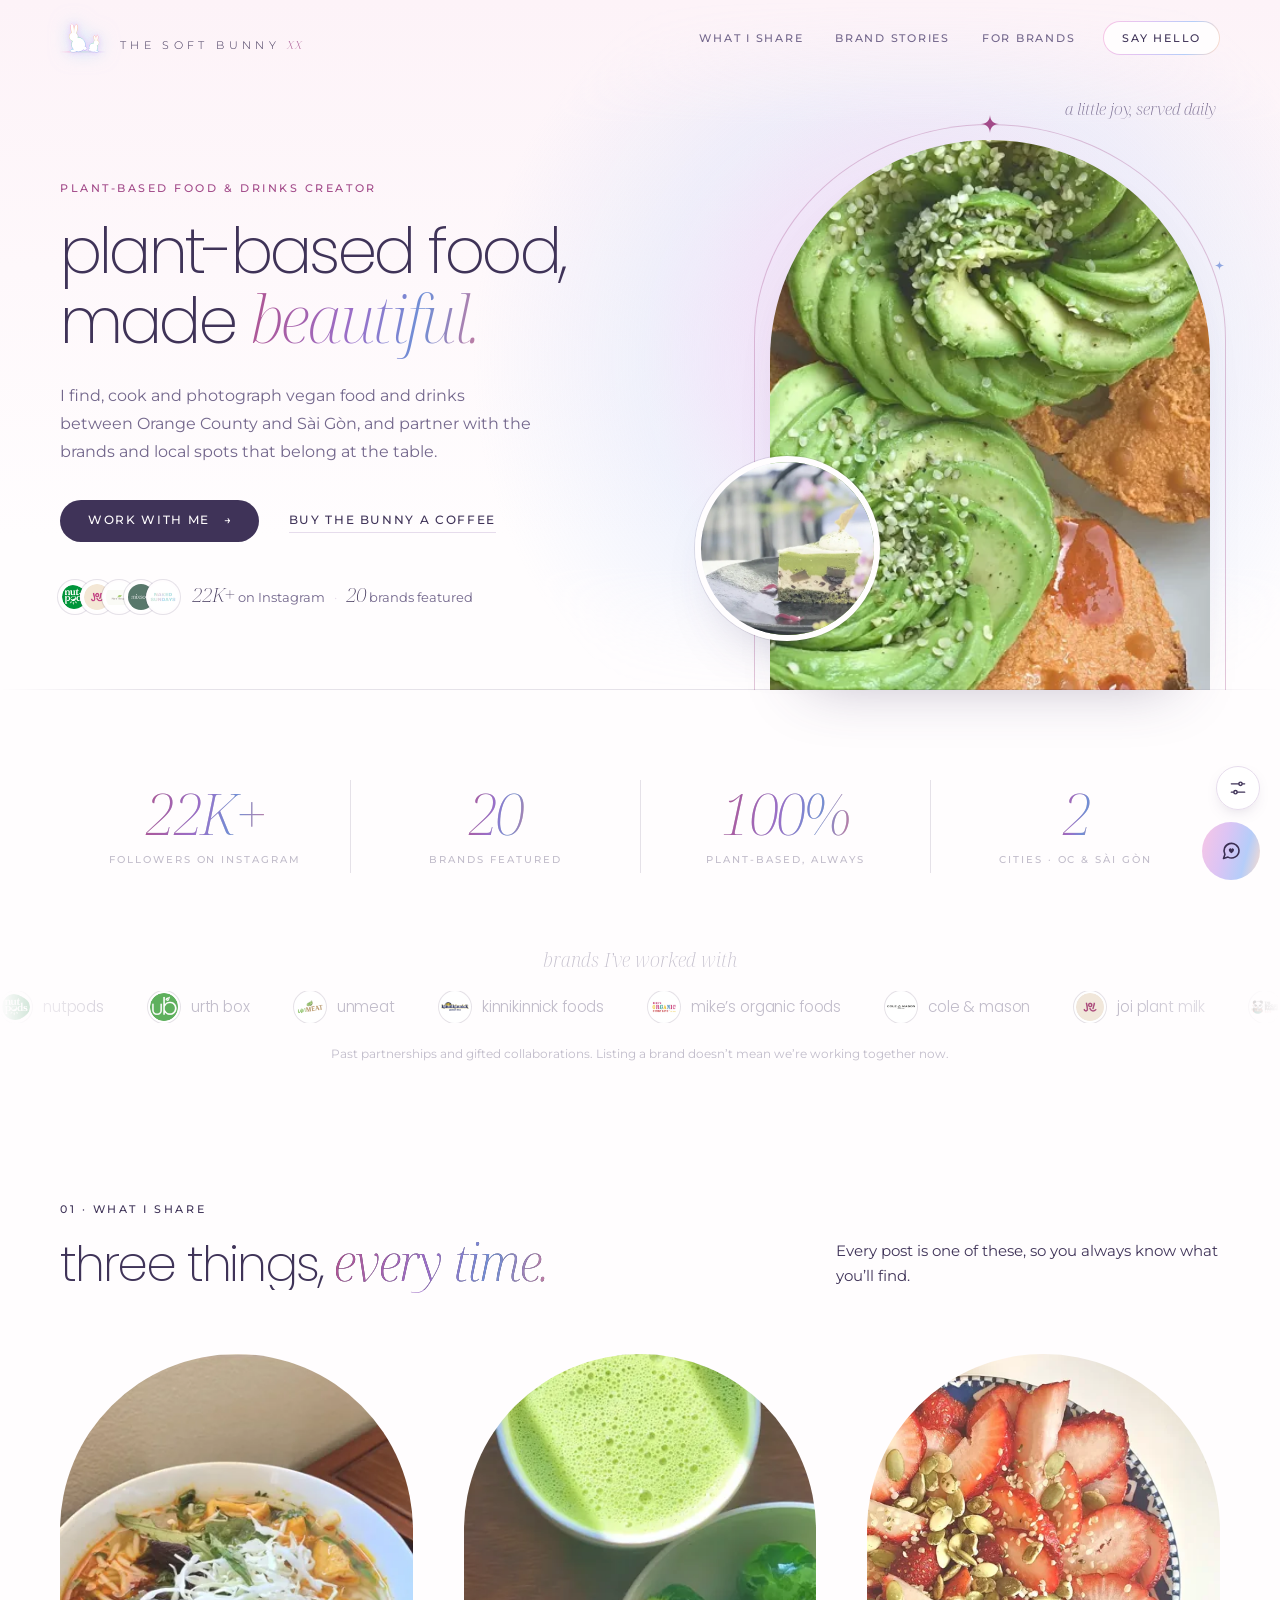
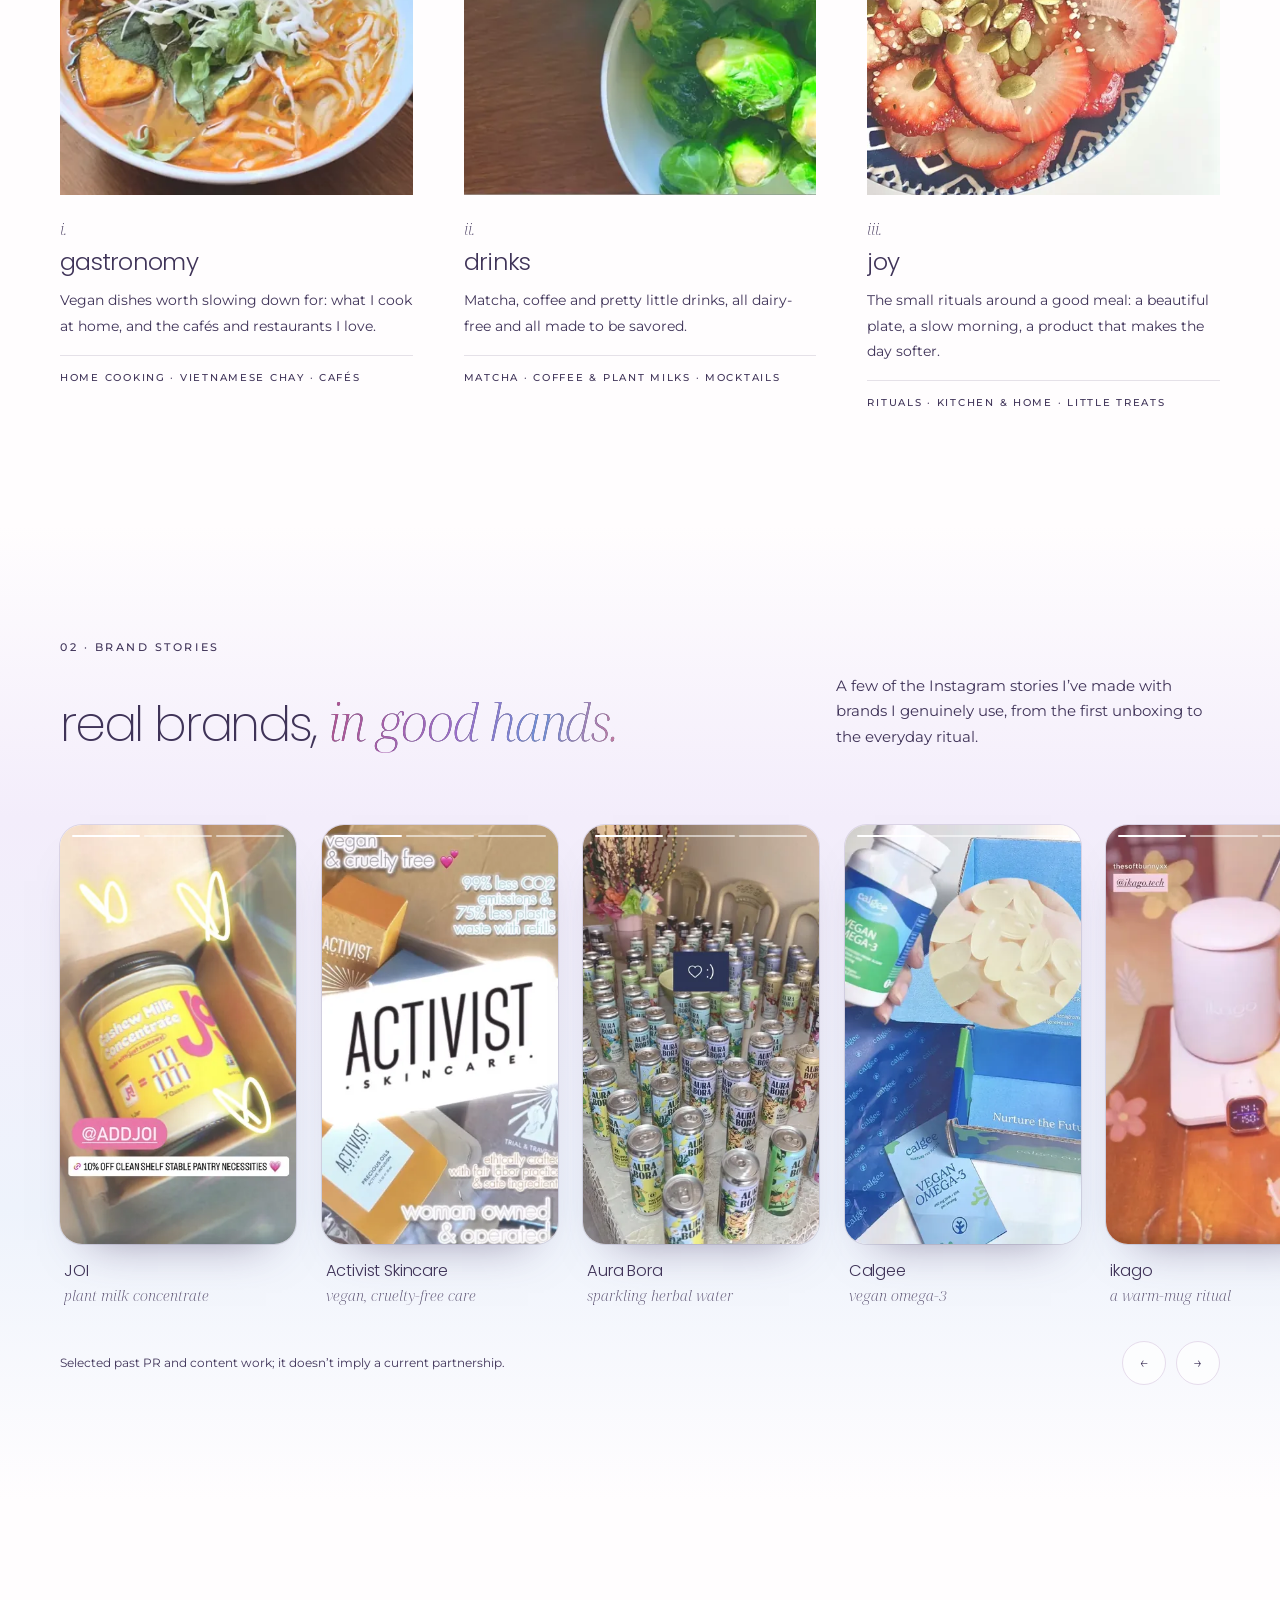
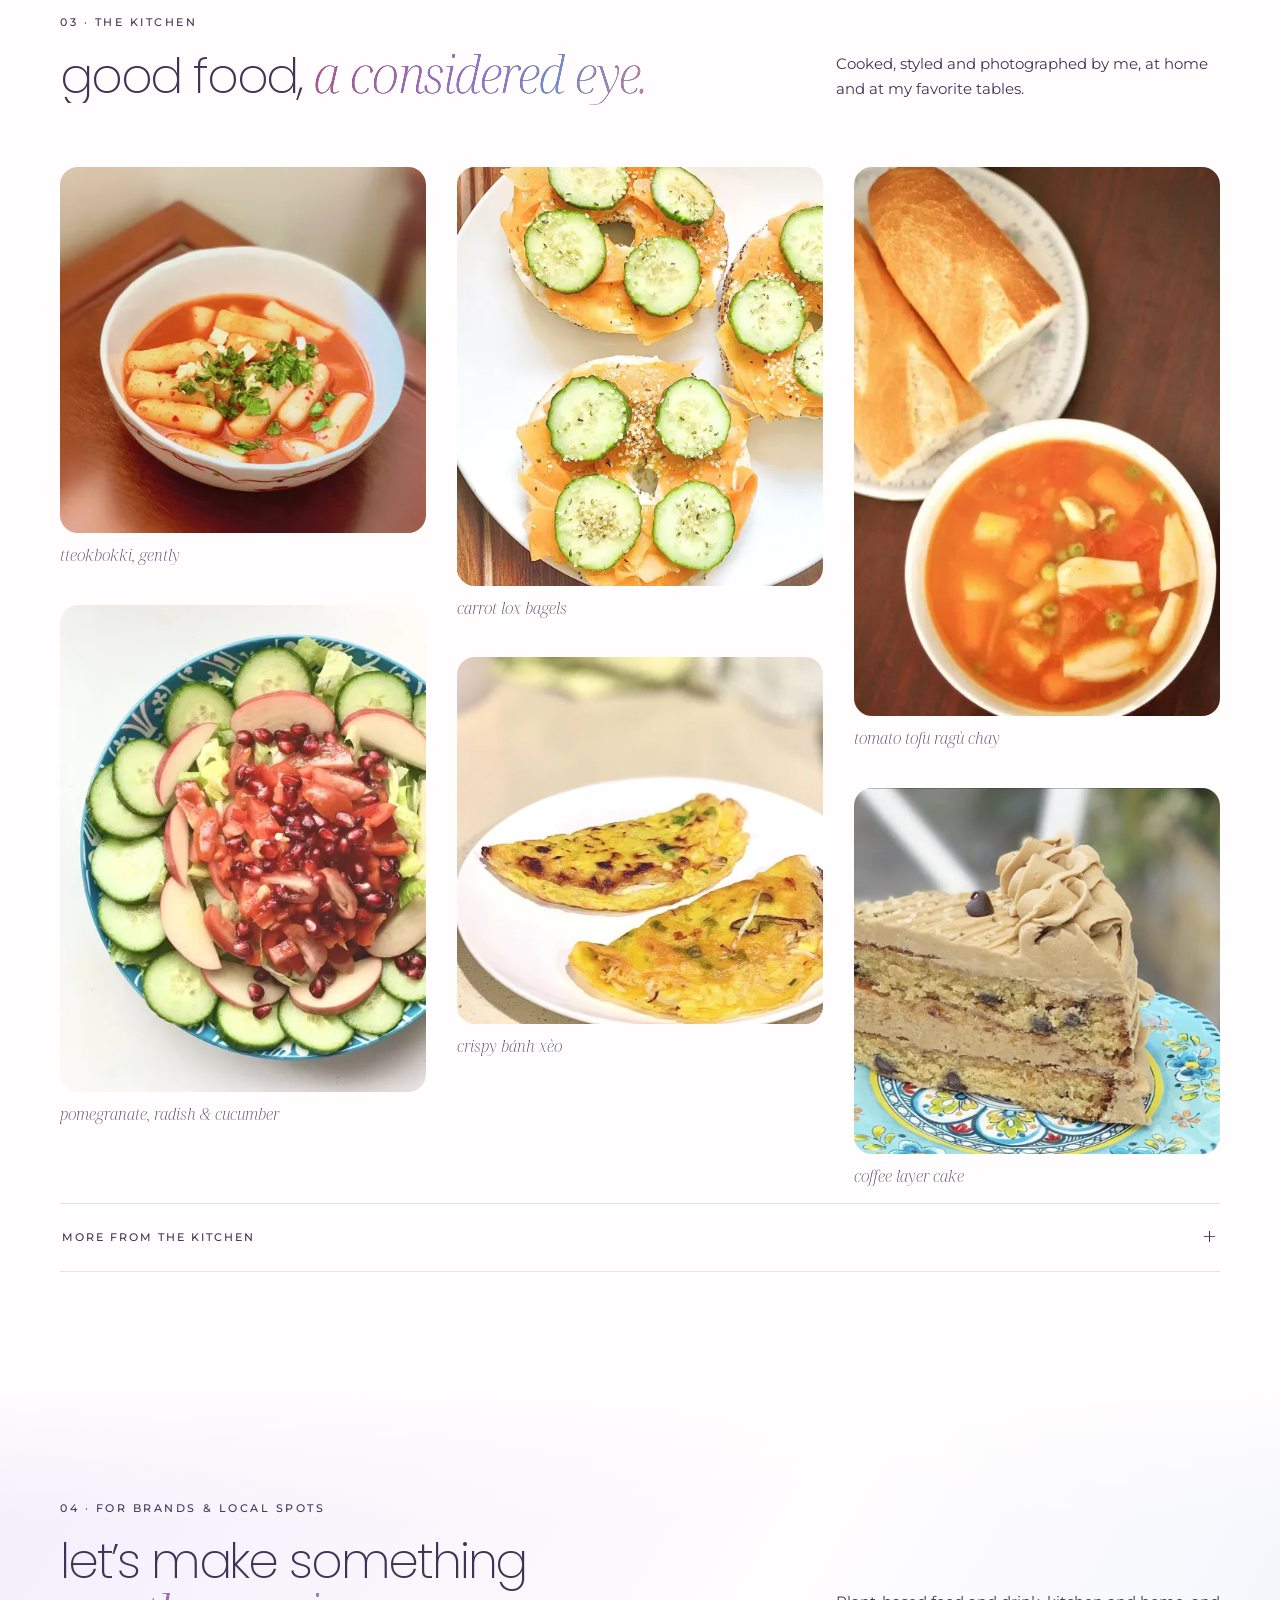
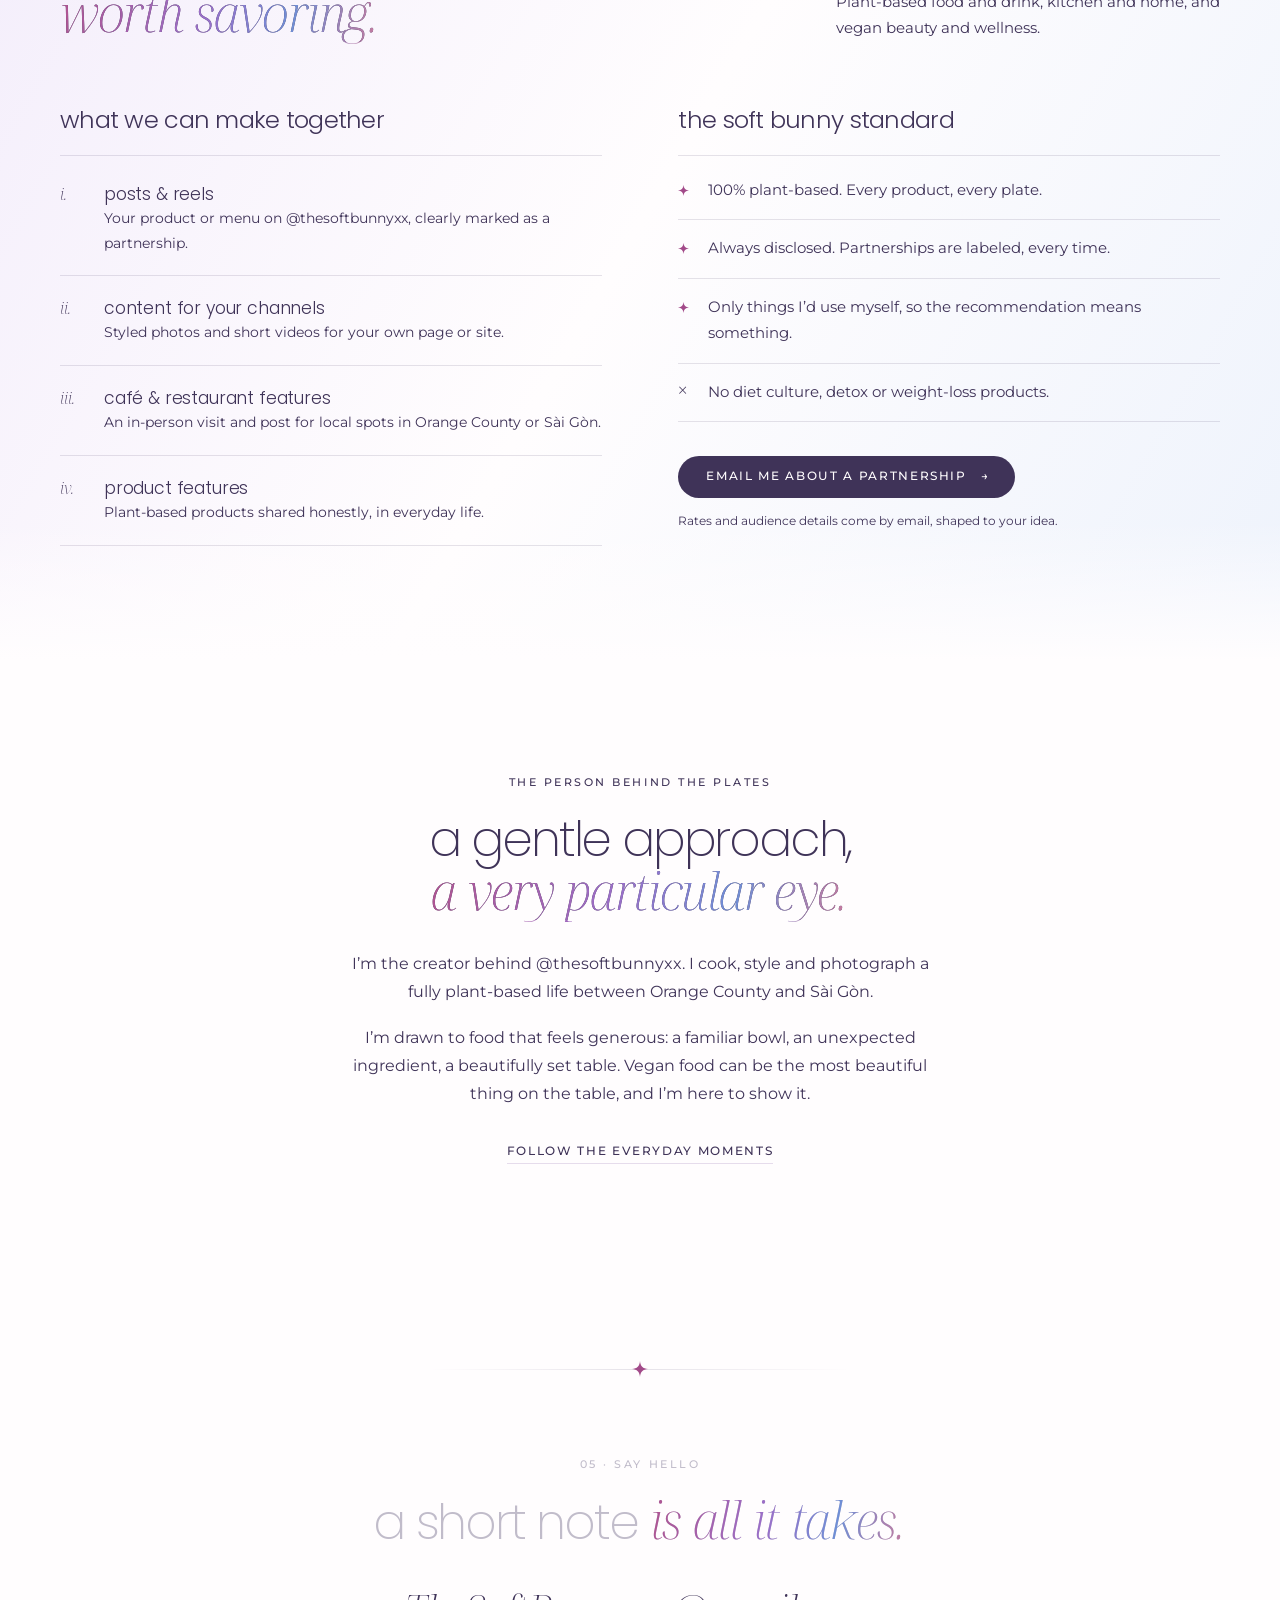
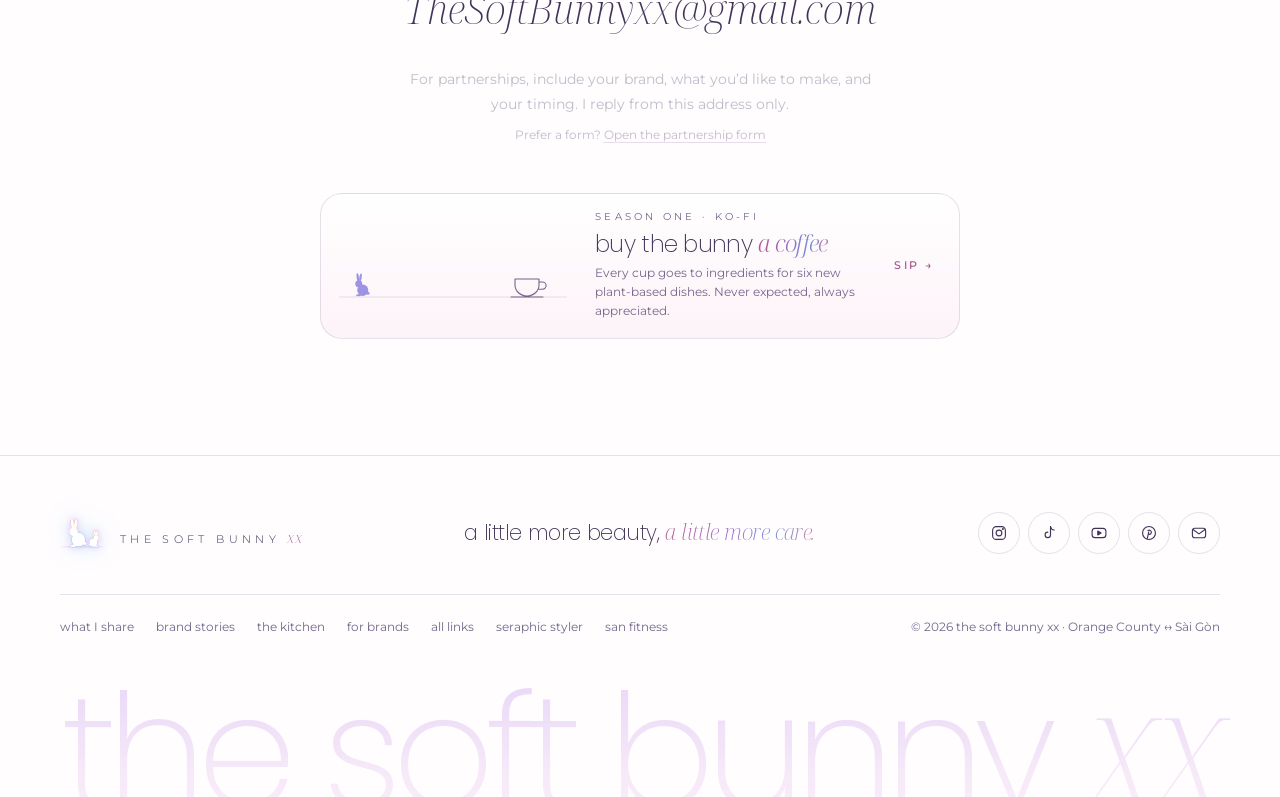
<file: index.html>
<!doctype html>
<html lang="en">
<head>
<meta charset="utf-8">
<meta name="viewport" content="width=device-width, initial-scale=1">
<meta name="color-scheme" content="light dark">
<title>the soft bunny xx — plant-based food &amp; drinks, made beautiful</title>
<meta name="description" content="The Soft Bunny is a plant-based food and drinks creator in Orange County and Sài Gòn. 22K+ followers on Instagram, 20 brands featured. 100% vegan, always.">
<link rel="canonical" href="https://thesoftbunnyxx.com/">
<meta property="og:type" content="website">
<meta property="og:title" content="the soft bunny xx — plant-based food &amp; drinks, made beautiful">
<meta property="og:description" content="A plant-based food and drinks creator in Orange County and Sài Gòn. 22K+ on Instagram, 20 brands featured. 100% vegan, always.">
<meta property="og:url" content="https://thesoftbunnyxx.com/">
<meta property="og:image" content="https://thesoftbunnyxx.com/assets/gastronomy/gastro-15.webp">
<meta name="twitter:card" content="summary_large_image">
<link rel="icon" type="image/svg+xml" href="assets/bunny.svg">
<script src="assets/preferences.js"></script>
<link rel="preload" href="assets/fonts/Poppins-ExtraLight.woff" as="font" type="font/woff" crossorigin>
<link rel="preload" href="assets/fonts/NotoSerifDisplay-Italic.woff2" as="font" type="font/woff2" crossorigin>
<link rel="stylesheet" href="assets/home.css?v=20261113">
<link rel="stylesheet" href="assets/reading-highlight.css?v=3">
<script src="assets/site.js?v=20261112" defer></script>
<script src="assets/home.js?v=20261112" defer></script>
<script src="assets/reading-highlight.js?v=5" defer></script>
<script type="application/ld+json">{"@context": "https://schema.org", "@type": "Person", "name": "the soft bunny xx", "url": "https://thesoftbunnyxx.com/", "email": "mailto:TheSoftBunnyxx@gmail.com", "description": "Plant-based food and drinks creator in Orange County and Sài Gòn. 100% vegan, always.", "sameAs": ["https://www.instagram.com/thesoftbunnyxx", "https://www.tiktok.com/@thesoftbunnyxx", "https://www.youtube.com/@thesoftbunnyxx", "https://www.pinterest.com/thesoftbunnyxx/"]}</script>
</head>
<body>
<a class="skip" href="#main">Skip to content</a>
<svg width="0" height="0" style="position:absolute" aria-hidden="true">
  <defs>
    <linearGradient id="sb-rb" gradientUnits="userSpaceOnUse" x1="4" y1="2" x2="34" y2="46"><stop offset="0" stop-color="#ff94c6"/><stop offset=".26" stop-color="#fbcf8e"/><stop offset=".5" stop-color="#8fe0b8"/><stop offset=".74" stop-color="#85c8f5"/><stop offset="1" stop-color="#c79df2"/></linearGradient>
    <linearGradient id="sb-hz" gradientUnits="userSpaceOnUse" x1="0" y1="0" x2="76" y2="0"><stop offset="0" stop-color="#ff94c6" stop-opacity="0"/><stop offset=".2" stop-color="#ff94c6"/><stop offset=".5" stop-color="#8fe0b8"/><stop offset=".8" stop-color="#c79df2"/><stop offset="1" stop-color="#c79df2" stop-opacity="0"/></linearGradient>
    <g id="sb-bun"><ellipse cx="21.5" cy="34" rx="11" ry="11.5"/><circle cx="13.5" cy="21" r="7"/><ellipse cx="11.5" cy="8" rx="2.3" ry="8" transform="rotate(-7 11.5 8)"/><ellipse cx="17" cy="8.5" rx="2.3" ry="8" transform="rotate(9 17 8.5)"/><circle cx="32" cy="40" r="3"/><ellipse cx="13" cy="44" rx="5" ry="2"/></g>
    <symbol id="sb-buns" viewBox="0 0 76 50" overflow="visible">
      <line x1="0" y1="48" x2="76" y2="48" stroke="url(#sb-hz)" stroke-width=".8"/>
      <g transform="translate(9 2)"><use href="#sb-bun" fill="none" stroke="url(#sb-rb)" stroke-width="1.5"/><use href="#sb-bun" fill="#fff"/></g>
      <g transform="translate(68 20.4) scale(-.6 .6)"><use href="#sb-bun" fill="none" stroke="url(#sb-rb)" stroke-width="2.2"/><use href="#sb-bun" fill="#fff"/></g>
    </symbol>
    <symbol id="sb-star" viewBox="0 0 24 24"><path d="M12 0C12.5 7.6 16.4 11.5 24 12C16.4 12.5 12.5 16.4 12 24C11.5 16.4 7.6 12.5 0 12C7.6 11.5 11.5 7.6 12 0Z"/></symbol>
  </defs>
</svg>

<header class="top">
<div class="wrap top-in">
<a class="wordmark" href="./" aria-label="the soft bunny xx home"><svg class="mark" aria-hidden="true"><use href="#sb-buns"/></svg><span>the soft bunny <i>xx</i></span></a>
<nav aria-label="Main navigation"><a class="nav-link" href="#share">what I share</a><a class="nav-link" href="#stories">brand stories</a><a class="nav-link" href="#brands">for brands</a><a class="nav-cta" href="#connect">say hello</a></nav>
</div>
</header>

<main id="main" data-rh-scope>

<section class="hero" id="intro" data-rh-skip aria-labelledby="hero-title">
<div class="hero-light" aria-hidden="true"><i></i></div>
<div class="wrap hero-grid">
<div class="hero-copy">
<p class="kicker" data-r>plant-based food &amp; drinks creator</p>
<h1 id="hero-title" data-r>plant-based food,<br>made <em>beautiful.</em></h1>
<p class="lede" data-r>I find, cook and photograph vegan food and drinks between Orange County and Sài&nbsp;Gòn, and partner with the brands and local spots that belong at the table.</p>
<div class="cta-row" data-r><a class="btn" href="#brands">work with me <span aria-hidden="true">→</span></a><a class="quiet" href="https://ko-fi.com/thesoftbunnyxx/" target="_blank" rel="noopener noreferrer">buy the bunny a coffee</a></div>
<div class="hero-proof" data-r><span class="logo-stack" aria-hidden="true"><img src="assets/partners/96/nutpods.png" alt="" width="30" height="30" decoding="async"><img src="assets/partners/96/joi.png" alt="" width="30" height="30" decoding="async"><img src="assets/partners/96/plant-therapy.png" alt="" width="30" height="30" decoding="async"><img src="assets/partners/96/mixsoon.png" alt="" width="30" height="30" decoding="async"><img src="assets/partners/96/naked-sundays.png" alt="" width="30" height="30" decoding="async"></span><p><span><strong>22K+</strong> on Instagram</span> <span class="dot" aria-hidden="true">·</span> <span><strong>20</strong> brands featured</span></p></div>
</div>
<div class="hero-art" data-r>
<figure class="arch"><img src="assets/gastronomy/gastro-15.webp" alt="Avocado arranged into roses on toast, topped with hemp seeds" width="1000" height="999" decoding="async" srcset="assets/responsive/gastro-15-480.webp 480w, assets/responsive/gastro-15-960.webp 960w" sizes="(max-width: 900px) 78vw, 440px"></figure>
<span class="arch-line" aria-hidden="true"></span>
<svg class="needle n1" aria-hidden="true"><use href="#sb-star"/></svg>
<svg class="needle n2" aria-hidden="true"><use href="#sb-star"/></svg>
<figure class="plate"><img src="assets/gastronomy/gastro-07.webp" alt="Matcha layer cake on a plate" width="1000" height="998" decoding="async" srcset="assets/responsive/gastro-07-480.webp 480w, assets/responsive/gastro-07-960.webp 960w" sizes="(max-width: 900px) 34vw, 190px"></figure>
<p class="art-note">a little joy, served daily</p>
</div>
</div>
<div class="table-line" aria-hidden="true"></div>
</section>

<section class="proof" aria-labelledby="proof-title">
<div class="wrap">
<h2 class="sr-only" id="proof-title">At a glance</h2>
<ul class="stats">
<li data-r><strong data-count="22">22K+</strong><span>followers on Instagram</span></li>
<li data-r><strong data-count="20">20</strong><span>brands featured</span></li>
<li data-r><strong data-count="100">100%</strong><span>plant-based, always</span></li>
<li data-r><strong>2</strong><span>cities · OC &amp; Sài&nbsp;Gòn</span></li>
</ul>
</div>
<p class="strip-title" data-r>brands I’ve worked with</p>
<div class="strip" data-r>
<ul class="strip-track" aria-label="Brands I’ve worked with"><li><img src="assets/partners/96/nutpods.png" alt="" width="32" height="32" loading="lazy" decoding="async"><span>nutpods</span></li><li><img src="assets/partners/96/urthbox.png" alt="" width="32" height="32" loading="lazy" decoding="async"><span>urth box</span></li><li><img src="assets/partners/96/unmeat.png" alt="" width="32" height="32" loading="lazy" decoding="async"><span>unmeat</span></li><li><img src="assets/partners/96/kinnikinnick.png" alt="" width="32" height="32" loading="lazy" decoding="async"><span>kinnikinnick foods</span></li><li><img src="assets/partners/96/mikes-organic.png" alt="" width="32" height="32" loading="lazy" decoding="async"><span>mike’s organic foods</span></li><li><img src="assets/partners/96/cole-mason.png" alt="" width="32" height="32" loading="lazy" decoding="async"><span>cole &amp; mason</span></li><li><img src="assets/partners/96/joi.png" alt="" width="32" height="32" loading="lazy" decoding="async"><span>joi plant milk</span></li><li><img src="assets/partners/96/rogue-panda.png" alt="" width="32" height="32" loading="lazy" decoding="async"><span>the rogue panda</span></li><li><img src="assets/partners/96/cosmic-bliss.png" alt="" width="32" height="32" loading="lazy" decoding="async"><span>cosmic bliss</span></li><li><img src="assets/partners/96/plant-therapy.png" alt="" width="32" height="32" loading="lazy" decoding="async"><span>plant therapy</span></li><li><img src="assets/partners/96/pure-encapsulations.png" alt="" width="32" height="32" loading="lazy" decoding="async"><span>pure encapsulations</span></li><li><img src="assets/partners/96/mixsoon.png" alt="" width="32" height="32" loading="lazy" decoding="async"><span>mixsoon</span></li><li><img src="assets/partners/96/calgee.png" alt="" width="32" height="32" loading="lazy" decoding="async"><span>calgee</span></li><li><img src="assets/partners/96/chlorophyll-water.png" alt="" width="32" height="32" loading="lazy" decoding="async"><span>chlorophyll water</span></li><li><img src="assets/partners/96/naked-sundays.png" alt="" width="32" height="32" loading="lazy" decoding="async"><span>naked sundays</span></li><li><img src="assets/partners/96/physicians-choice.png" alt="" width="32" height="32" loading="lazy" decoding="async"><span>physician’s choice</span></li><li><img src="assets/partners/96/activist-skincare.png" alt="" width="32" height="32" loading="lazy" decoding="async"><span>activist skincare</span></li><li><img src="assets/partners/96/better-alt.png" alt="" width="32" height="32" loading="lazy" decoding="async"><span>better alt</span></li><li><img src="assets/partners/96/simple-modern.png" alt="" width="32" height="32" loading="lazy" decoding="async"><span>simple modern</span></li><li><img src="assets/partners/96/mary-ruths.png" alt="" width="32" height="32" loading="lazy" decoding="async"><span>mary ruth’s</span></li></ul>
<ul class="strip-track strip-copy" aria-hidden="true"><li><img src="assets/partners/96/nutpods.png" alt="" width="32" height="32" loading="lazy" decoding="async"><span>nutpods</span></li><li><img src="assets/partners/96/urthbox.png" alt="" width="32" height="32" loading="lazy" decoding="async"><span>urth box</span></li><li><img src="assets/partners/96/unmeat.png" alt="" width="32" height="32" loading="lazy" decoding="async"><span>unmeat</span></li><li><img src="assets/partners/96/kinnikinnick.png" alt="" width="32" height="32" loading="lazy" decoding="async"><span>kinnikinnick foods</span></li><li><img src="assets/partners/96/mikes-organic.png" alt="" width="32" height="32" loading="lazy" decoding="async"><span>mike’s organic foods</span></li><li><img src="assets/partners/96/cole-mason.png" alt="" width="32" height="32" loading="lazy" decoding="async"><span>cole &amp; mason</span></li><li><img src="assets/partners/96/joi.png" alt="" width="32" height="32" loading="lazy" decoding="async"><span>joi plant milk</span></li><li><img src="assets/partners/96/rogue-panda.png" alt="" width="32" height="32" loading="lazy" decoding="async"><span>the rogue panda</span></li><li><img src="assets/partners/96/cosmic-bliss.png" alt="" width="32" height="32" loading="lazy" decoding="async"><span>cosmic bliss</span></li><li><img src="assets/partners/96/plant-therapy.png" alt="" width="32" height="32" loading="lazy" decoding="async"><span>plant therapy</span></li><li><img src="assets/partners/96/pure-encapsulations.png" alt="" width="32" height="32" loading="lazy" decoding="async"><span>pure encapsulations</span></li><li><img src="assets/partners/96/mixsoon.png" alt="" width="32" height="32" loading="lazy" decoding="async"><span>mixsoon</span></li><li><img src="assets/partners/96/calgee.png" alt="" width="32" height="32" loading="lazy" decoding="async"><span>calgee</span></li><li><img src="assets/partners/96/chlorophyll-water.png" alt="" width="32" height="32" loading="lazy" decoding="async"><span>chlorophyll water</span></li><li><img src="assets/partners/96/naked-sundays.png" alt="" width="32" height="32" loading="lazy" decoding="async"><span>naked sundays</span></li><li><img src="assets/partners/96/physicians-choice.png" alt="" width="32" height="32" loading="lazy" decoding="async"><span>physician’s choice</span></li><li><img src="assets/partners/96/activist-skincare.png" alt="" width="32" height="32" loading="lazy" decoding="async"><span>activist skincare</span></li><li><img src="assets/partners/96/better-alt.png" alt="" width="32" height="32" loading="lazy" decoding="async"><span>better alt</span></li><li><img src="assets/partners/96/simple-modern.png" alt="" width="32" height="32" loading="lazy" decoding="async"><span>simple modern</span></li><li><img src="assets/partners/96/mary-ruths.png" alt="" width="32" height="32" loading="lazy" decoding="async"><span>mary ruth’s</span></li></ul>
</div>
<p class="fine wrap">Past partnerships and gifted collaborations. Listing a brand doesn’t mean we’re working together now.</p>
</section>

<section class="section wrap" id="share" aria-labelledby="share-title"><span id="content" class="anchor"></span><span id="approach" class="anchor"></span>
<header class="head" data-r>
<p class="kicker">01 · what I share</p>
<h2 id="share-title">three things, <em>every time.</em></h2>
<p data-rh>Every post is one of these, so you always know what you’ll find.</p>
</header>
<div class="pillars">
<article class="pillar" data-r><figure class="arch sm"><img src="assets/gastronomy/gastro-22.webp" alt="Noodle soup with tofu and fresh herbs" width="1000" height="997" loading="lazy" decoding="async" srcset="assets/responsive/gastro-22-480.webp 480w, assets/responsive/gastro-22-960.webp 960w" sizes="(max-width: 700px) 92vw, 400px"></figure><p class="num">i.</p><h3>gastronomy</h3><p>Vegan dishes worth slowing down for: what I cook at home, and the cafés and restaurants I love.</p><p class="tags">home cooking · Vietnamese chay · cafés</p></article>
<article class="pillar" data-r><figure class="arch sm"><img src="assets/gastronomy/gastro-13.webp" alt="matcha latte and brussels sprouts" width="750" height="751" loading="lazy" decoding="async" srcset="assets/responsive/gastro-13-480.webp 480w, assets/responsive/gastro-13-750.webp 750w" sizes="(max-width: 700px) 92vw, 400px"></figure><p class="num">ii.</p><h3>drinks</h3><p>Matcha, coffee and pretty little drinks, all dairy-free and all made to be savored.</p><p class="tags">matcha · coffee &amp; plant milks · mocktails</p></article>
<article class="pillar" data-r><figure class="arch sm"><img src="assets/gastronomy/gastro-19.webp" alt="Sliced strawberries with pepitas and sesame" width="743" height="1000" loading="lazy" decoding="async" srcset="assets/responsive/gastro-19-480.webp 480w, assets/responsive/gastro-19-743.webp 743w" sizes="(max-width: 700px) 92vw, 400px"></figure><p class="num">iii.</p><h3>joy</h3><p>The small rituals around a good meal: a beautiful plate, a slow morning, a product that makes the day softer.</p><p class="tags">rituals · kitchen &amp; home · little treats</p></article>
</div>
</section>

<section class="stories-band" id="stories" aria-labelledby="stories-title">
<div class="wrap">
<header class="head" data-r>
<p class="kicker">02 · brand stories</p>
<h2 id="stories-title">real brands, <em>in good hands.</em></h2>
<p data-rh>A few of the Instagram stories I’ve made with brands I genuinely use, from the first unboxing to the everyday ritual.</p>
</header>
</div>
<div class="stories-shell" data-r>
<ul class="stories" tabindex="0" aria-label="Brand partnership stories, scroll sideways">
<li class="story"><figure><div class="story-frame"><span class="story-bars" aria-hidden="true"><i></i><i></i><i></i></span><img src="assets/stories/joi-360.webp" srcset="assets/stories/joi-360.webp 360w, assets/stories/joi-720.webp 720w" sizes="(max-width: 700px) 62vw, 236px" alt="Instagram story for JOI: plant milk concentrate" width="360" height="640" loading="lazy" decoding="async"></div><figcaption><strong>JOI</strong><span>plant milk concentrate</span></figcaption></figure></li>
<li class="story"><figure><div class="story-frame"><span class="story-bars" aria-hidden="true"><i></i><i></i><i></i></span><img src="assets/stories/activist-skincare-360.webp" srcset="assets/stories/activist-skincare-360.webp 360w, assets/stories/activist-skincare-720.webp 720w" sizes="(max-width: 700px) 62vw, 236px" alt="Instagram story for Activist Skincare: vegan, cruelty-free care" width="360" height="640" loading="lazy" decoding="async"></div><figcaption><strong>Activist Skincare</strong><span>vegan, cruelty-free care</span></figcaption></figure></li>
<li class="story"><figure><div class="story-frame"><span class="story-bars" aria-hidden="true"><i></i><i></i><i></i></span><img src="assets/stories/aura-bora-360.webp" srcset="assets/stories/aura-bora-360.webp 360w, assets/stories/aura-bora-720.webp 720w" sizes="(max-width: 700px) 62vw, 236px" alt="Instagram story for Aura Bora: sparkling herbal water" width="360" height="640" loading="lazy" decoding="async"></div><figcaption><strong>Aura Bora</strong><span>sparkling herbal water</span></figcaption></figure></li>
<li class="story"><figure><div class="story-frame"><span class="story-bars" aria-hidden="true"><i></i><i></i><i></i></span><img src="assets/stories/calgee-360.webp" srcset="assets/stories/calgee-360.webp 360w, assets/stories/calgee-720.webp 720w" sizes="(max-width: 700px) 62vw, 236px" alt="Instagram story for Calgee: vegan omega-3" width="360" height="640" loading="lazy" decoding="async"></div><figcaption><strong>Calgee</strong><span>vegan omega-3</span></figcaption></figure></li>
<li class="story"><figure><div class="story-frame"><span class="story-bars" aria-hidden="true"><i></i><i></i><i></i></span><img src="assets/stories/ikago-360.webp" srcset="assets/stories/ikago-360.webp 360w, assets/stories/ikago-720.webp 720w" sizes="(max-width: 700px) 62vw, 236px" alt="Instagram story for ikago: a warm-mug ritual" width="360" height="640" loading="lazy" decoding="async"></div><figcaption><strong>ikago</strong><span>a warm-mug ritual</span></figcaption></figure></li>
<li class="story"><figure><div class="story-frame"><span class="story-bars" aria-hidden="true"><i></i><i></i><i></i></span><img src="assets/stories/naked-sundays-360.webp" srcset="assets/stories/naked-sundays-360.webp 360w, assets/stories/naked-sundays-720.webp 720w" sizes="(max-width: 700px) 62vw, 236px" alt="Instagram story for Naked Sundays: summer sunblock" width="360" height="640" loading="lazy" decoding="async"></div><figcaption><strong>Naked Sundays</strong><span>summer sunblock</span></figcaption></figure></li>
<li class="story"><figure><div class="story-frame"><span class="story-bars" aria-hidden="true"><i></i><i></i><i></i></span><img src="assets/stories/aura-bora-magnolia-360.webp" srcset="assets/stories/aura-bora-magnolia-360.webp 360w, assets/stories/aura-bora-magnolia-720.webp 720w" sizes="(max-width: 700px) 62vw, 236px" alt="Instagram story for Aura Bora × Magnolia Bakery: a little café moment" width="360" height="640" loading="lazy" decoding="async"></div><figcaption><strong>Aura Bora × Magnolia Bakery</strong><span>a little café moment</span></figcaption></figure></li>
<li class="story"><figure><div class="story-frame"><span class="story-bars" aria-hidden="true"><i></i><i></i><i></i></span><img src="assets/stories/mixsoon-360.webp" srcset="assets/stories/mixsoon-360.webp 360w, assets/stories/mixsoon-720.webp 720w" sizes="(max-width: 700px) 62vw, 236px" alt="Instagram story for Mixsoon: bean trio skincare" width="360" height="640" loading="lazy" decoding="async"></div><figcaption><strong>Mixsoon</strong><span>bean trio skincare</span></figcaption></figure></li>
<li class="story"><figure><div class="story-frame"><span class="story-bars" aria-hidden="true"><i></i><i></i><i></i></span><img src="assets/stories/plant-therapy-360.webp" srcset="assets/stories/plant-therapy-360.webp 360w, assets/stories/plant-therapy-720.webp 720w" sizes="(max-width: 700px) 62vw, 236px" alt="Instagram story for Plant Therapy: essential oil set" width="360" height="640" loading="lazy" decoding="async"></div><figcaption><strong>Plant Therapy</strong><span>essential oil set</span></figcaption></figure></li>
</ul>
<div class="wrap stories-nav"><p class="fine">Selected past PR and content work; it doesn’t imply a current partnership.</p><span><button type="button" class="round" data-dir="-1" aria-label="Previous stories">←</button><button type="button" class="round" data-dir="1" aria-label="Next stories">→</button></span></div>
</div>
</section>

<section class="section wrap" id="gallery" aria-labelledby="gallery-title">
<header class="head" data-r>
<p class="kicker">03 · the kitchen</p>
<h2 id="gallery-title">good food, <em>a considered eye.</em></h2>
<p data-rh>Cooked, styled and photographed by me, at home and at my favorite tables.</p>
</header>
<div class="shots">
<figure class="shot" data-r><img src="assets/gastronomy/gastro-10.webp" alt="tteokbokki with scallions in a gentle red broth" width="1000" height="1000" loading="lazy" decoding="async" srcset="assets/responsive/gastro-10-480.webp 480w, assets/responsive/gastro-10-960.webp 960w" sizes="(max-width: 700px) 92vw, (max-width: 1100px) 46vw, 380px"><figcaption>tteokbokki, gently</figcaption></figure>
<figure class="shot" data-r><img src="assets/gastronomy/gastro-17.webp" alt="salad with pomegranate, radish and cucumber" width="751" height="1000" loading="lazy" decoding="async" srcset="assets/responsive/gastro-17-480.webp 480w, assets/responsive/gastro-17-751.webp 751w" sizes="(max-width: 700px) 92vw, (max-width: 1100px) 46vw, 380px"><figcaption>pomegranate, radish & cucumber</figcaption></figure>
<figure class="shot" data-r><img src="assets/gastronomy/gastro-03.webp" alt="carrot lox bagels with cucumber and hemp seeds" width="874" height="1000" loading="lazy" decoding="async" srcset="assets/responsive/gastro-03-480.webp 480w, assets/responsive/gastro-03-874.webp 874w" sizes="(max-width: 700px) 92vw, (max-width: 1100px) 46vw, 380px"><figcaption>carrot lox bagels</figcaption></figure>
<figure class="shot" data-r><img src="assets/gastronomy/gastro-01.webp" alt="crispy bánh xèo halves" width="1000" height="1000" loading="lazy" decoding="async" srcset="assets/responsive/gastro-01-480.webp 480w, assets/responsive/gastro-01-960.webp 960w" sizes="(max-width: 700px) 92vw, (max-width: 1100px) 46vw, 380px"><figcaption>crispy bánh xèo</figcaption></figure>
<figure class="shot" data-r><img src="assets/gastronomy/gastro-11.webp" alt="tomato tofu ragù chay with baguette" width="667" height="1000" loading="lazy" decoding="async" srcset="assets/responsive/gastro-11-480.webp 480w, assets/responsive/gastro-11-667.webp 667w" sizes="(max-width: 700px) 92vw, (max-width: 1100px) 46vw, 380px"><figcaption>tomato tofu ragù chay</figcaption></figure>
<figure class="shot" data-r><img src="assets/gastronomy/gastro-08.webp" alt="vegan coffee layer cake on a patterned plate" width="1000" height="999" loading="lazy" decoding="async" srcset="assets/responsive/gastro-08-480.webp 480w, assets/responsive/gastro-08-960.webp 960w" sizes="(max-width: 700px) 92vw, (max-width: 1100px) 46vw, 380px"><figcaption>coffee layer cake</figcaption></figure>
</div>
<details class="archive" data-r>
<summary>more from the kitchen <span aria-hidden="true">+</span></summary>
<div class="archive-grid"><a href="assets/gastronomy/gastro-02.webp" target="_blank" rel="noopener"><img src="assets/gastronomy/gastro-02.webp" alt="vegan cà ri with potatoes" width="1000" height="1000" loading="lazy" decoding="async" srcset="assets/responsive/gastro-02-480.webp 480w, assets/responsive/gastro-02-960.webp 960w" sizes="(max-width: 700px) 46vw, 220px"></a><a href="assets/gastronomy/gastro-04.webp" target="_blank" rel="noopener"><img src="assets/gastronomy/gastro-04.webp" alt="tomato and zucchini salad plate" width="750" height="1000" loading="lazy" decoding="async" srcset="assets/responsive/gastro-04-480.webp 480w, assets/responsive/gastro-04-750.webp 750w" sizes="(max-width: 700px) 46vw, 220px"></a><a href="assets/gastronomy/gastro-05.webp" target="_blank" rel="noopener"><img src="assets/gastronomy/gastro-05.webp" alt="veggie hand roll, up close" width="1000" height="984" loading="lazy" decoding="async" srcset="assets/responsive/gastro-05-480.webp 480w, assets/responsive/gastro-05-960.webp 960w" sizes="(max-width: 700px) 46vw, 220px"></a><a href="assets/gastronomy/gastro-06.webp" target="_blank" rel="noopener"><img src="assets/gastronomy/gastro-06.webp" alt="noodles with bean sprouts and lime" width="1000" height="997" loading="lazy" decoding="async" srcset="assets/responsive/gastro-06-480.webp 480w, assets/responsive/gastro-06-960.webp 960w" sizes="(max-width: 700px) 46vw, 220px"></a><a href="assets/gastronomy/gastro-09.webp" target="_blank" rel="noopener"><img src="assets/gastronomy/gastro-09.webp" alt="cucumber salad in a patterned bowl" width="967" height="1000" loading="lazy" decoding="async" srcset="assets/responsive/gastro-09-480.webp 480w, assets/responsive/gastro-09-960.webp 960w" sizes="(max-width: 700px) 46vw, 220px"></a><a href="assets/gastronomy/gastro-12.webp" target="_blank" rel="noopener"><img src="assets/gastronomy/gastro-12.webp" alt="tomato, cucumber and radish salad" width="750" height="1000" loading="lazy" decoding="async" srcset="assets/responsive/gastro-12-480.webp 480w, assets/responsive/gastro-12-750.webp 750w" sizes="(max-width: 700px) 46vw, 220px"></a><a href="assets/gastronomy/gastro-14.webp" target="_blank" rel="noopener"><img src="assets/gastronomy/gastro-14.webp" alt="chopped rainbow salad with herbs" width="749" height="1000" loading="lazy" decoding="async" srcset="assets/responsive/gastro-14-480.webp 480w, assets/responsive/gastro-14-749.webp 749w" sizes="(max-width: 700px) 46vw, 220px"></a><a href="assets/gastronomy/gastro-16.webp" target="_blank" rel="noopener"><img src="assets/gastronomy/gastro-16.webp" alt="avocado rose toast, up close" width="735" height="1000" loading="lazy" decoding="async" srcset="assets/responsive/gastro-16-480.webp 480w, assets/responsive/gastro-16-735.webp 735w" sizes="(max-width: 700px) 46vw, 220px"></a><a href="assets/gastronomy/gastro-18.webp" target="_blank" rel="noopener"><img src="assets/gastronomy/gastro-18.webp" alt="creamy pasta bowl" width="1000" height="997" loading="lazy" decoding="async" srcset="assets/responsive/gastro-18-480.webp 480w, assets/responsive/gastro-18-960.webp 960w" sizes="(max-width: 700px) 46vw, 220px"></a><a href="assets/gastronomy/gastro-20.webp" target="_blank" rel="noopener"><img src="assets/gastronomy/gastro-20.webp" alt="tomato, avocado and cucumber with sesame dressing" width="1000" height="999" loading="lazy" decoding="async" srcset="assets/responsive/gastro-20-480.webp 480w, assets/responsive/gastro-20-960.webp 960w" sizes="(max-width: 700px) 46vw, 220px"></a><a href="assets/gastronomy/gastro-21.webp" target="_blank" rel="noopener"><img src="assets/gastronomy/gastro-21.webp" alt="noodle bowl with fresh vegetables" width="750" height="1000" loading="lazy" decoding="async" srcset="assets/responsive/gastro-21-480.webp 480w, assets/responsive/gastro-21-750.webp 750w" sizes="(max-width: 700px) 46vw, 220px"></a><a href="assets/gastronomy/gastro-23.webp" target="_blank" rel="noopener"><img src="assets/gastronomy/gastro-23.webp" alt="three veggie tacos on a patterned plate" width="728" height="1000" loading="lazy" decoding="async" srcset="assets/responsive/gastro-23-480.webp 480w, assets/responsive/gastro-23-728.webp 728w" sizes="(max-width: 700px) 46vw, 220px"></a><a href="assets/gastronomy/gastro-24.webp" target="_blank" rel="noopener"><img src="assets/gastronomy/gastro-24.webp" alt="rice noodle bowl with lime" width="752" height="1000" loading="lazy" decoding="async" srcset="assets/responsive/gastro-24-480.webp 480w, assets/responsive/gastro-24-752.webp 752w" sizes="(max-width: 700px) 46vw, 220px"></a><a href="assets/gastronomy/gastro-25.webp" target="_blank" rel="noopener"><img src="assets/gastronomy/gastro-25.webp" alt="little bites with a chili dipping sauce" width="737" height="1000" loading="lazy" decoding="async" srcset="assets/responsive/gastro-25-480.webp 480w, assets/responsive/gastro-25-737.webp 737w" sizes="(max-width: 700px) 46vw, 220px"></a><a href="assets/gastronomy/gastro-26.webp" target="_blank" rel="noopener"><img src="assets/gastronomy/gastro-26.webp" alt="a shared spread — bowls, fries and salsa" width="749" height="1000" loading="lazy" decoding="async" srcset="assets/responsive/gastro-26-480.webp 480w, assets/responsive/gastro-26-749.webp 749w" sizes="(max-width: 700px) 46vw, 220px"></a><a href="assets/gastronomy/gastro-27.webp" target="_blank" rel="noopener"><img src="assets/gastronomy/gastro-27.webp" alt="rainbow rice bowl with peppers and cucumber" width="750" height="956" loading="lazy" decoding="async" srcset="assets/responsive/gastro-27-480.webp 480w, assets/responsive/gastro-27-750.webp 750w" sizes="(max-width: 700px) 46vw, 220px"></a><a href="assets/gastronomy/gastro-28.webp" target="_blank" rel="noopener"><img src="assets/gastronomy/gastro-28.webp" alt="noodle bowl with bok choy and crispy shallots" width="825" height="1000" loading="lazy" decoding="async" srcset="assets/responsive/gastro-28-480.webp 480w, assets/responsive/gastro-28-825.webp 825w" sizes="(max-width: 700px) 46vw, 220px"></a></div>
</details>
</section>

<section class="brands-band" id="brands" aria-labelledby="brands-title"><span id="services" class="anchor"></span><span id="collab" class="anchor"></span><span id="table" class="anchor"></span>
<div class="wrap">
<header class="head" data-r>
<p class="kicker">04 · for brands &amp; local spots</p>
<h2 id="brands-title">let’s make something <em>worth savoring.</em></h2>
<p data-rh>Plant-based food and drink, kitchen and home, and vegan beauty and wellness.</p>
</header>
<div class="offer">
<div class="offer-col" data-r>
<h3>what we can make together</h3>
<ol class="formats">
<li><strong>posts &amp; reels</strong><span>Your product or menu on @thesoftbunnyxx, clearly marked as a partnership.</span></li>
<li><strong>content for your channels</strong><span>Styled photos and short videos for your own page or site.</span></li>
<li><strong>café &amp; restaurant features</strong><span>An in-person visit and post for local spots in Orange County or Sài&nbsp;Gòn.</span></li>
<li><strong>product features</strong><span>Plant-based products shared honestly, in everyday life.</span></li>
</ol>
</div>
<div class="offer-col standard" data-r>
<h3>the soft bunny standard</h3>
<ul class="checks">
<li><svg aria-hidden="true"><use href="#sb-star"/></svg>100% plant-based. Every product, every plate.</li>
<li><svg aria-hidden="true"><use href="#sb-star"/></svg>Always disclosed. Partnerships are labeled, every time.</li>
<li><svg aria-hidden="true"><use href="#sb-star"/></svg>Only things I’d use myself, so the recommendation means something.</li>
<li class="no"><span aria-hidden="true">×</span>No diet culture, detox or weight-loss products.</li>
</ul>
<a class="btn" href="mailto:TheSoftBunnyxx@gmail.com?subject=Partnership%20%E2%80%94%20%5Byour%20brand%5D">email me about a partnership <span aria-hidden="true">→</span></a>
<p class="fine">Rates and audience details come by email, shaped to your idea.</p>
</div>
</div>
</div>
</section>

<section class="section wrap about" id="about" aria-labelledby="about-title">
<p class="kicker" data-r>the person behind the plates</p>
<h2 id="about-title" data-r>a gentle approach, <em>a very particular eye.</em></h2>
<p data-r data-rh>I’m the creator behind @thesoftbunnyxx. I cook, style and photograph a fully plant-based life between Orange County and Sài&nbsp;Gòn.</p>
<p data-r data-rh>I’m drawn to food that feels generous: a familiar bowl, an unexpected ingredient, a beautifully set table. Vegan food can be the most beautiful thing on the table, and I’m here to show it.</p>
<a class="quiet" data-r href="https://www.instagram.com/thesoftbunnyxx" target="_blank" rel="noopener noreferrer">follow the everyday moments</a>
</section>

<section class="section wrap contact" id="connect" aria-labelledby="connect-title"><span id="pay" class="anchor"></span>
<div class="contact-line" aria-hidden="true"><svg class="needle"><use href="#sb-star"/></svg></div>
<p class="kicker" data-r>05 · say hello</p>
<h2 id="connect-title" data-r>a short note <em>is all it takes.</em></h2>
<a class="email" data-r href="mailto:TheSoftBunnyxx@gmail.com?subject=Partnership%20%E2%80%94%20%5Byour%20brand%5D">TheSoftBunnyxx@gmail.com</a>
<p class="hint" data-r>For partnerships, include your brand, what you’d like to make, and your timing. I reply from this address only.</p>
<p class="fine" data-r>Prefer a form? <a href="https://tally.so/r/OD9Ayp" target="_blank" rel="noopener noreferrer">Open the partnership form</a></p>
<a class="kofi" href="https://ko-fi.com/thesoftbunnyxx/" target="_blank" rel="noopener noreferrer" data-r>
<span class="kofi-art" aria-hidden="true"><svg class="scene" viewBox="0 0 240 90" width="240" height="90"><defs><linearGradient id="kofi-rb" gradientUnits="userSpaceOnUse" x1="30" x2="196" y1="0" y2="0"><stop offset="0" stop-color="#b5c4f4"/><stop offset=".35" stop-color="#cfaef0"/><stop offset=".62" stop-color="#f3b4d0"/><stop offset=".82" stop-color="#f6d2a6"/><stop offset="1" stop-color="#8fd6c4"/></linearGradient></defs><line class="hz" x1="6" x2="234" y1="76" y2="76"/><path class="trail" pathLength="1" d="M30 76 Q 112 -5.9 194 58"/><path class="cup" d="M182 58 H206 V64 a12 11 0 0 1 -24 0 Z M206 61 h3.5 a3.6 3.6 0 0 1 0 7.2 h-4.5 M178 76 H210"/><path class="steam" d="M190 51 c-2.2 -3 2.2 -5 0 -9"/><path class="steam" d="M198 51 c-2.2 -3 2.2 -5 0 -9"/><path class="glint" d="M214 36 C214.2 39.6 214.7 41.6 216.4 42 C214.7 42.4 214.2 44.4 214 48 C213.8 44.4 213.3 42.4 211.6 42 C213.3 41.6 213.8 39.6 214 36Z"/></svg><span class="kofi-bun"><span class="kofi-y"><svg viewBox="0 0 44 47" width="22" height="24"><ellipse cx="21.5" cy="34" rx="11" ry="11.5"/><circle cx="13.5" cy="21" r="7"/><ellipse cx="11.5" cy="8" rx="2.3" ry="8" transform="rotate(-7 11.5 8)"/><ellipse cx="17" cy="8.5" rx="2.3" ry="8" transform="rotate(9 17 8.5)"/><circle cx="32" cy="40" r="3"/><ellipse cx="13" cy="44" rx="5" ry="2"/></svg></span></span></span>
<span class="kofi-text" lang="en" dir="ltr"><small class="kicker">season one · ko-fi</small><strong>buy the bunny <em>a coffee</em></strong><small class="sub">Every cup goes to ingredients for six new plant-based dishes. Never expected, always appreciated.</small></span>
<span class="kofi-go" aria-hidden="true">sip →</span>
</a>
</section>
</main>

<footer class="foot">
<div class="wrap">
<div class="foot-top">
<a class="wordmark" href="./" aria-label="the soft bunny xx home"><svg class="mark" aria-hidden="true"><use href="#sb-buns"/></svg><span>the soft bunny <i>xx</i></span></a>
<p class="foot-line">a little more beauty, <em>a little more care.</em></p>
<nav class="socials" aria-label="Social accounts"><a href="https://www.instagram.com/thesoftbunnyxx" target="_blank" rel="noopener noreferrer" aria-label="Instagram"><svg viewBox="0 0 24 24" aria-hidden="true"><rect x="3.5" y="3.5" width="17" height="17" rx="5"/><circle cx="12" cy="12" r="3.8"/><circle cx="17.2" cy="6.8" r=".6" fill="currentColor"/></svg></a><a href="https://www.tiktok.com/@thesoftbunnyxx" target="_blank" rel="noopener noreferrer" aria-label="TikTok"><svg viewBox="0 0 24 24" aria-hidden="true"><path d="M14 3.5v11a3.6 3.6 0 1 1-3.6-3.6"/><path d="M14 3.5c.5 2.6 2.3 4.3 5 4.5"/></svg></a><a href="https://www.youtube.com/@thesoftbunnyxx" target="_blank" rel="noopener noreferrer" aria-label="YouTube"><svg viewBox="0 0 24 24" aria-hidden="true"><rect x="2.8" y="5.8" width="18.4" height="12.4" rx="4"/><path d="M10.4 9.4v5.2l4.4-2.6z" fill="currentColor"/></svg></a><a href="https://www.pinterest.com/thesoftbunnyxx/" target="_blank" rel="noopener noreferrer" aria-label="Pinterest"><svg viewBox="0 0 24 24" aria-hidden="true"><circle cx="12" cy="12" r="8.6"/><path d="M10.6 8.6c2.9-1.1 5 .7 4.5 3-.4 2-2.5 2.7-3.6 1.6"/><path d="M11.7 10.4 9.7 19.6"/></svg></a><a href="mailto:TheSoftBunnyxx@gmail.com" aria-label="Email"><svg viewBox="0 0 24 24" aria-hidden="true"><rect x="3.2" y="5.6" width="17.6" height="12.8" rx="3"/><path d="m4.4 7.6 7.6 5.6 7.6-5.6"/></svg></a></nav>
</div>
<div class="foot-bottom">
<nav aria-label="Footer"><a href="#share">what I share</a><a href="#stories">brand stories</a><a href="#gallery">the kitchen</a><a href="#brands">for brands</a><a href="links/">all links</a><a href="https://www.seraphicstyler.com/links" rel="noopener">seraphic styler</a><a href="https://sanfitnessxx.com/" rel="noopener">san fitness</a></nav>
<p>© 2026 the soft bunny xx · Orange County ↔ Sài&nbsp;Gòn</p>
</div>
</div>
<p class="foot-giant" aria-hidden="true">the soft bunny <i>xx</i></p>
</footer>
<script src="assets/kofi-nudge.js?v=2" defer data-url="https://ko-fi.com/thesoftbunnyxx/" data-title="buy the bunny a coffee?" data-line="every cup keeps the plant-based recipes coming." data-cta="support on ko-fi" data-tone="light" data-side="left"></script>
<script src="assets/kofi-panel.js?v=20261113" defer data-url="https://ko-fi.com/thesoftbunnyxx/" data-label="season one · ko-fi" data-title="buy the bunny *a coffee*" data-line="Every cup keeps the plant-based recipes coming. Never expected, always appreciated." data-out="open ko-fi in a new tab" data-head="Poppins,system-ui,sans-serif" data-serif="'Noto Serif Display',Georgia,serif" data-sans="Montserrat,system-ui,sans-serif" data-em="iri" data-hue="aurora"></script>
</body>
</html>
</file>
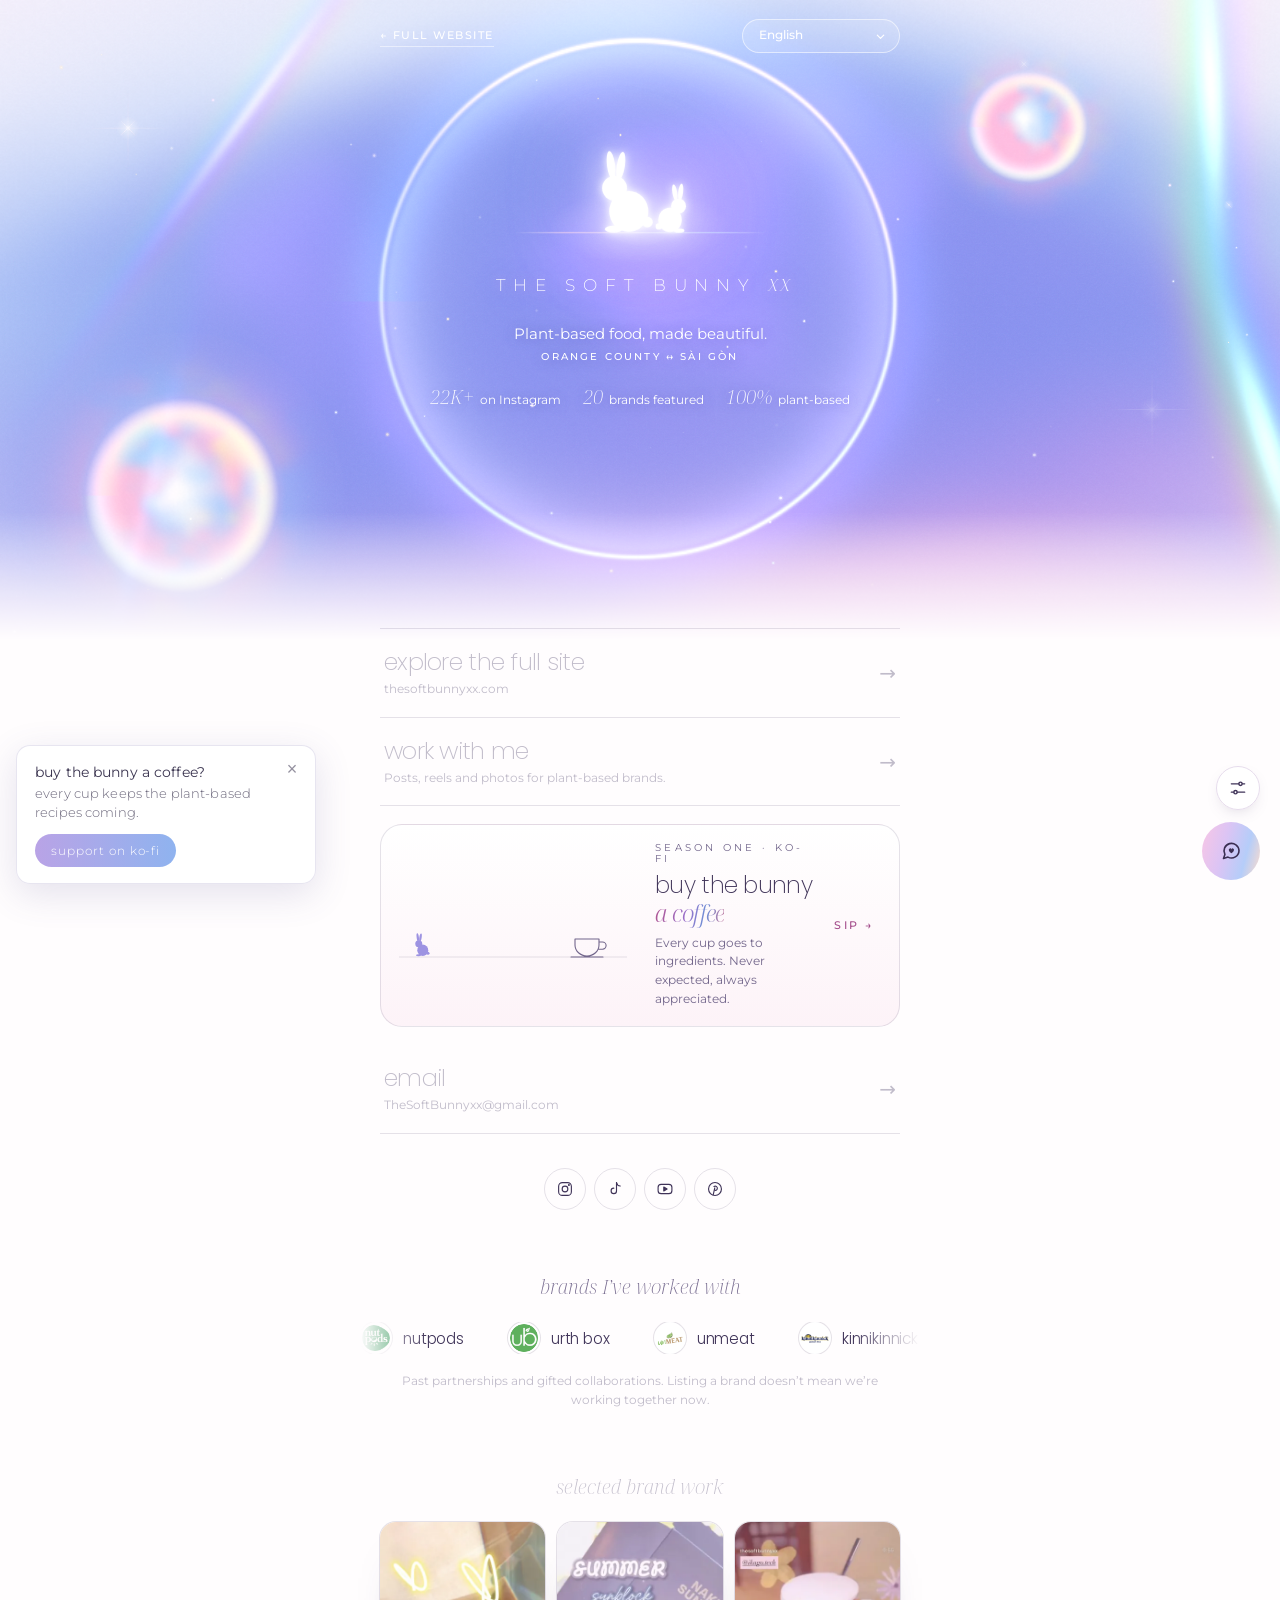
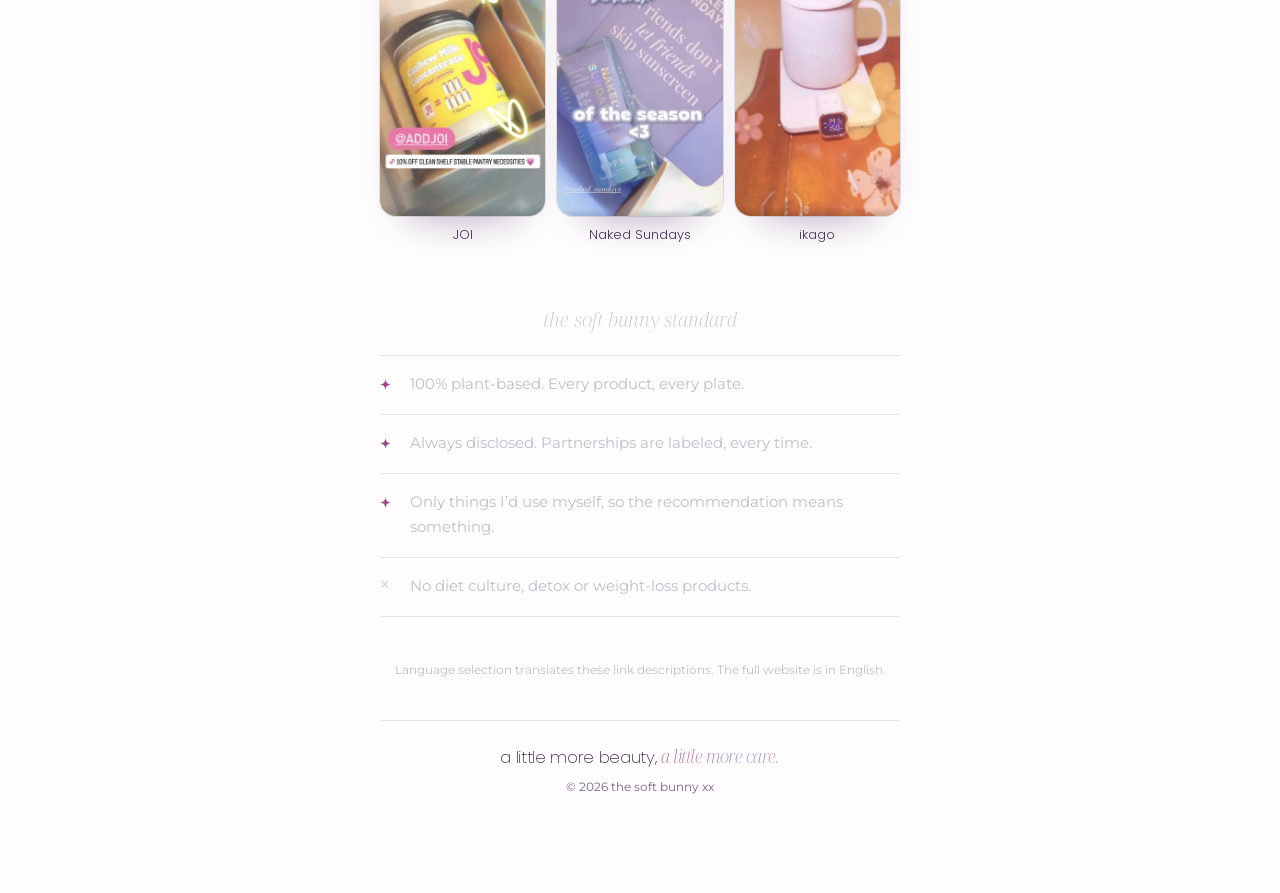
<file: links/index.html>
<!doctype html>
<html lang="en">
<head>
<meta charset="utf-8">
<meta name="viewport" content="width=device-width, initial-scale=1">
<meta name="color-scheme" content="light dark">
<title>the soft bunny xx — all the lovely links</title>
<meta name="description" content="Plant-based food &amp; drinks, made beautiful. Brand partnerships, the full site, and every official social link.">
<link rel="canonical" href="https://thesoftbunnyxx.com/links/">
<meta property="og:type" content="website">
<meta property="og:title" content="the soft bunny xx — all the lovely links">
<meta property="og:description" content="Plant-based food &amp; drinks, made beautiful. Brand partnerships, the full site, and every official social link.">
<meta property="og:url" content="https://thesoftbunnyxx.com/links/">
<meta property="og:image" content="https://thesoftbunnyxx.com/assets/gastronomy/gastro-15.webp">
<meta name="twitter:card" content="summary_large_image">
<link rel="icon" type="image/svg+xml" href="../assets/bunny.svg">
<script src="../assets/preferences.js"></script>
<link rel="preload" href="../assets/fonts/Poppins-ExtraLight.woff" as="font" type="font/woff" crossorigin>
<link rel="stylesheet" href="../assets/home.css?v=20261113">
<link rel="stylesheet" href="../assets/reading-highlight.css?v=3">
<link rel="stylesheet" href="../assets/mark.css?v=20261112">
<link rel="stylesheet" href="../assets/links.css?v=20261112">
<script src="../assets/site.js?v=20261112" defer></script>
<script src="../assets/links-languages.js?v=20261113" defer></script>
<script src="../assets/home.js?v=20261112" defer></script>
<script src="../assets/mark.js?v=20261112" defer></script>
<script src="../assets/sky.js?v=20261112" defer></script>
<script src="../assets/reading-highlight.js?v=5" defer></script>
</head>
<body class="links">
<a lang="en" class="skip" href="#main">Skip to content</a>
<svg width="0" height="0" style="position:absolute" aria-hidden="true">
  <defs>
    <symbol id="sb-star" viewBox="0 0 24 24"><path d="M12 0C12.5 7.6 16.4 11.5 24 12C16.4 12.5 12.5 16.4 12 24C11.5 16.4 7.6 12.5 0 12C7.6 11.5 11.5 7.6 12 0Z"/></symbol>
  </defs>
</svg>
<main class="lk" id="main" data-rh-scope>
<div class="lk-sky sbx-stage sky" data-sky aria-hidden="true"></div>
<div class="lk-bar"><a class="quiet" href="../" lang="en">← full website</a><div class="language-control" hidden><label class="sr-only" for="language" data-i18n="set.lang">Language</label><select id="language"></select></div></div>
<header class="lk-intro" data-rh-skip>
<h1 class="sr-only" lang="en" dir="ltr">the soft bunny xx</h1>
<div class="lk-logo" data-logo="stack" data-mode="night" data-pure data-live lang="en" dir="ltr"></div>
<p class="lk-tag" data-r data-i18n="h.tag">Plant-based food, made beautiful.</p>
<p class="lk-place" lang="en" dir="ltr" data-r>Orange County ↔ Sài&nbsp;Gòn</p>
<p class="lk-proof" lang="en" dir="ltr" data-r><span><strong>22K+</strong> on Instagram</span><span><strong>20</strong> brands featured</span><span><strong>100%</strong> plant-based</span></p>
</header>
<nav class="lk-rows" aria-label="Links">
<a class="lk-row" data-r data-rh href="../"><span><strong data-i18n="c.site_t">Explore the full site</strong><small lang="en" dir="ltr">thesoftbunnyxx.com</small></span><span class="lk-arrow" aria-hidden="true">→</span></a>
<a class="lk-row" data-r data-rh href="../#brands"><span><strong data-i18n="g.work">Work with me</strong><small data-i18n="c.collab_s">Posts, reels and photos for plant-based brands.</small></span><span class="lk-arrow" aria-hidden="true">→</span></a>
<a class="kofi" href="https://ko-fi.com/thesoftbunnyxx/" target="_blank" rel="noopener noreferrer" data-r>
<span class="kofi-art" aria-hidden="true"><svg class="scene" viewBox="0 0 240 90" width="240" height="90"><defs><linearGradient id="kofi-rb" gradientUnits="userSpaceOnUse" x1="30" x2="196" y1="0" y2="0"><stop offset="0" stop-color="#b5c4f4"/><stop offset=".35" stop-color="#cfaef0"/><stop offset=".62" stop-color="#f3b4d0"/><stop offset=".82" stop-color="#f6d2a6"/><stop offset="1" stop-color="#8fd6c4"/></linearGradient></defs><line class="hz" x1="6" x2="234" y1="76" y2="76"/><path class="trail" pathLength="1" d="M30 76 Q 112 -5.9 194 58"/><path class="cup" d="M182 58 H206 V64 a12 11 0 0 1 -24 0 Z M206 61 h3.5 a3.6 3.6 0 0 1 0 7.2 h-4.5 M178 76 H210"/><path class="steam" d="M190 51 c-2.2 -3 2.2 -5 0 -9"/><path class="steam" d="M198 51 c-2.2 -3 2.2 -5 0 -9"/><path class="glint" d="M214 36 C214.2 39.6 214.7 41.6 216.4 42 C214.7 42.4 214.2 44.4 214 48 C213.8 44.4 213.3 42.4 211.6 42 C213.3 41.6 213.8 39.6 214 36Z"/></svg><span class="kofi-bun"><span class="kofi-y"><svg viewBox="0 0 44 47" width="22" height="24"><ellipse cx="21.5" cy="34" rx="11" ry="11.5"/><circle cx="13.5" cy="21" r="7"/><ellipse cx="11.5" cy="8" rx="2.3" ry="8" transform="rotate(-7 11.5 8)"/><ellipse cx="17" cy="8.5" rx="2.3" ry="8" transform="rotate(9 17 8.5)"/><circle cx="32" cy="40" r="3"/><ellipse cx="13" cy="44" rx="5" ry="2"/></svg></span></span></span>
<span class="kofi-text"><small class="kicker" lang="en">season one · ko-fi</small><strong lang="en">buy the bunny <em>a coffee</em></strong><small class="sub" data-i18n="c.kofi_s">Every cup goes to ingredients. Never expected, always appreciated.</small></span>
<span class="kofi-go" aria-hidden="true">sip →</span>
</a>
<a class="lk-row" data-r data-rh href="mailto:TheSoftBunnyxx@gmail.com"><span><strong data-i18n="c.email_t">Email</strong><small lang="en" dir="ltr">TheSoftBunnyxx@gmail.com</small></span><span class="lk-arrow" aria-hidden="true">→</span></a>
</nav>
<nav class="socials" data-r aria-label="Social accounts"><a href="https://www.instagram.com/thesoftbunnyxx" target="_blank" rel="noopener noreferrer" aria-label="Instagram"><svg viewBox="0 0 24 24" aria-hidden="true"><rect x="3.5" y="3.5" width="17" height="17" rx="5"/><circle cx="12" cy="12" r="3.8"/><circle cx="17.2" cy="6.8" r=".6" fill="currentColor"/></svg></a><a href="https://www.tiktok.com/@thesoftbunnyxx" target="_blank" rel="noopener noreferrer" aria-label="TikTok"><svg viewBox="0 0 24 24" aria-hidden="true"><path d="M14 3.5v11a3.6 3.6 0 1 1-3.6-3.6"/><path d="M14 3.5c.5 2.6 2.3 4.3 5 4.5"/></svg></a><a href="https://www.youtube.com/@thesoftbunnyxx" target="_blank" rel="noopener noreferrer" aria-label="YouTube"><svg viewBox="0 0 24 24" aria-hidden="true"><rect x="2.8" y="5.8" width="18.4" height="12.4" rx="4"/><path d="M10.4 9.4v5.2l4.4-2.6z" fill="currentColor"/></svg></a><a href="https://www.pinterest.com/thesoftbunnyxx/" target="_blank" rel="noopener noreferrer" aria-label="Pinterest"><svg viewBox="0 0 24 24" aria-hidden="true"><circle cx="12" cy="12" r="8.6"/><path d="M10.6 8.6c2.9-1.1 5 .7 4.5 3-.4 2-2.5 2.7-3.6 1.6"/><path d="M11.7 10.4 9.7 19.6"/></svg></a></nav>
<section class="lk-sec" aria-labelledby="bio-brands-title" data-r>
<h2 id="bio-brands-title" data-i18n="p.brands">brands I’ve worked with</h2>
<div class="strip" dir="ltr" lang="en"><ul class="strip-track"><li><img src="../assets/partners/96/nutpods.png" alt="" width="32" height="32" loading="lazy" decoding="async"><span>nutpods</span></li><li><img src="../assets/partners/96/urthbox.png" alt="" width="32" height="32" loading="lazy" decoding="async"><span>urth box</span></li><li><img src="../assets/partners/96/unmeat.png" alt="" width="32" height="32" loading="lazy" decoding="async"><span>unmeat</span></li><li><img src="../assets/partners/96/kinnikinnick.png" alt="" width="32" height="32" loading="lazy" decoding="async"><span>kinnikinnick foods</span></li><li><img src="../assets/partners/96/mikes-organic.png" alt="" width="32" height="32" loading="lazy" decoding="async"><span>mike&#8217;s organic foods</span></li><li><img src="../assets/partners/96/cole-mason.png" alt="" width="32" height="32" loading="lazy" decoding="async"><span>cole &amp; mason</span></li><li><img src="../assets/partners/96/joi.png" alt="" width="32" height="32" loading="lazy" decoding="async"><span>joi plant milk</span></li><li><img src="../assets/partners/96/rogue-panda.png" alt="" width="32" height="32" loading="lazy" decoding="async"><span>the rogue panda</span></li><li><img src="../assets/partners/96/cosmic-bliss.png" alt="" width="32" height="32" loading="lazy" decoding="async"><span>cosmic bliss</span></li><li><img src="../assets/partners/96/plant-therapy.png" alt="" width="32" height="32" loading="lazy" decoding="async"><span>plant therapy</span></li><li><img src="../assets/partners/96/pure-encapsulations.png" alt="" width="32" height="32" loading="lazy" decoding="async"><span>pure encapsulations</span></li><li><img src="../assets/partners/96/mixsoon.png" alt="" width="32" height="32" loading="lazy" decoding="async"><span>mixsoon</span></li><li><img src="../assets/partners/96/calgee.png" alt="" width="32" height="32" loading="lazy" decoding="async"><span>calgee</span></li><li><img src="../assets/partners/96/chlorophyll-water.png" alt="" width="32" height="32" loading="lazy" decoding="async"><span>chlorophyll water</span></li><li><img src="../assets/partners/96/naked-sundays.png" alt="" width="32" height="32" loading="lazy" decoding="async"><span>naked sundays</span></li><li><img src="../assets/partners/96/physicians-choice.png" alt="" width="32" height="32" loading="lazy" decoding="async"><span>physician&#8217;s choice</span></li><li><img src="../assets/partners/96/activist-skincare.png" alt="" width="32" height="32" loading="lazy" decoding="async"><span>activist skincare</span></li><li><img src="../assets/partners/96/better-alt.png" alt="" width="32" height="32" loading="lazy" decoding="async"><span>better alt</span></li><li><img src="../assets/partners/96/simple-modern.png" alt="" width="32" height="32" loading="lazy" decoding="async"><span>simple modern</span></li><li><img src="../assets/partners/96/mary-ruths.png" alt="" width="32" height="32" loading="lazy" decoding="async"><span>mary ruth&#8217;s</span></li></ul><ul class="strip-track strip-copy" aria-hidden="true"><li><img src="../assets/partners/96/nutpods.png" alt="" width="32" height="32" loading="lazy" decoding="async"><span>nutpods</span></li><li><img src="../assets/partners/96/urthbox.png" alt="" width="32" height="32" loading="lazy" decoding="async"><span>urth box</span></li><li><img src="../assets/partners/96/unmeat.png" alt="" width="32" height="32" loading="lazy" decoding="async"><span>unmeat</span></li><li><img src="../assets/partners/96/kinnikinnick.png" alt="" width="32" height="32" loading="lazy" decoding="async"><span>kinnikinnick foods</span></li><li><img src="../assets/partners/96/mikes-organic.png" alt="" width="32" height="32" loading="lazy" decoding="async"><span>mike&#8217;s organic foods</span></li><li><img src="../assets/partners/96/cole-mason.png" alt="" width="32" height="32" loading="lazy" decoding="async"><span>cole &amp; mason</span></li><li><img src="../assets/partners/96/joi.png" alt="" width="32" height="32" loading="lazy" decoding="async"><span>joi plant milk</span></li><li><img src="../assets/partners/96/rogue-panda.png" alt="" width="32" height="32" loading="lazy" decoding="async"><span>the rogue panda</span></li><li><img src="../assets/partners/96/cosmic-bliss.png" alt="" width="32" height="32" loading="lazy" decoding="async"><span>cosmic bliss</span></li><li><img src="../assets/partners/96/plant-therapy.png" alt="" width="32" height="32" loading="lazy" decoding="async"><span>plant therapy</span></li><li><img src="../assets/partners/96/pure-encapsulations.png" alt="" width="32" height="32" loading="lazy" decoding="async"><span>pure encapsulations</span></li><li><img src="../assets/partners/96/mixsoon.png" alt="" width="32" height="32" loading="lazy" decoding="async"><span>mixsoon</span></li><li><img src="../assets/partners/96/calgee.png" alt="" width="32" height="32" loading="lazy" decoding="async"><span>calgee</span></li><li><img src="../assets/partners/96/chlorophyll-water.png" alt="" width="32" height="32" loading="lazy" decoding="async"><span>chlorophyll water</span></li><li><img src="../assets/partners/96/naked-sundays.png" alt="" width="32" height="32" loading="lazy" decoding="async"><span>naked sundays</span></li><li><img src="../assets/partners/96/physicians-choice.png" alt="" width="32" height="32" loading="lazy" decoding="async"><span>physician&#8217;s choice</span></li><li><img src="../assets/partners/96/activist-skincare.png" alt="" width="32" height="32" loading="lazy" decoding="async"><span>activist skincare</span></li><li><img src="../assets/partners/96/better-alt.png" alt="" width="32" height="32" loading="lazy" decoding="async"><span>better alt</span></li><li><img src="../assets/partners/96/simple-modern.png" alt="" width="32" height="32" loading="lazy" decoding="async"><span>simple modern</span></li><li><img src="../assets/partners/96/mary-ruths.png" alt="" width="32" height="32" loading="lazy" decoding="async"><span>mary ruth&#8217;s</span></li></ul></div>
<p class="fine" data-i18n="p.note">Past partnerships and gifted collaborations. Listing a brand doesn’t mean we’re working together now.</p>
</section>
<section class="lk-sec" aria-labelledby="bio-work-title" data-r>
<h2 id="bio-work-title" data-i18n="p.work">selected brand work</h2>
<div class="lk-work"><a href="../#stories"><div class="story-frame"><img src="../assets/stories/joi-360.webp" alt="Instagram story for JOI" width="360" height="640" loading="lazy" decoding="async"></div><span lang="en" dir="ltr">JOI</span></a><a href="../#stories"><div class="story-frame"><img src="../assets/stories/naked-sundays-360.webp" alt="Instagram story for Naked Sundays" width="360" height="640" loading="lazy" decoding="async"></div><span lang="en" dir="ltr">Naked Sundays</span></a><a href="../#stories"><div class="story-frame"><img src="../assets/stories/ikago-360.webp" alt="Instagram story for ikago" width="360" height="640" loading="lazy" decoding="async"></div><span lang="en" dir="ltr">ikago</span></a></div>
</section>
<section class="lk-sec" aria-labelledby="bio-standard-title" data-r>
<h2 id="bio-standard-title" data-i18n="p.std">the soft bunny standard</h2>
<ul class="checks" data-rh><li><svg aria-hidden="true"><use href="#sb-star"/></svg><span data-i18n="p.s1">100% plant-based. Every product, every plate.</span></li><li><svg aria-hidden="true"><use href="#sb-star"/></svg><span data-i18n="p.s2">Always disclosed. Partnerships are labeled, every time.</span></li><li><svg aria-hidden="true"><use href="#sb-star"/></svg><span data-i18n="p.s3">Only things I’d use myself, so the recommendation means something.</span></li><li class="no"><span aria-hidden="true">×</span><span data-i18n="p.s4">No diet culture, detox or weight-loss products.</span></li></ul>
</section>
<p class="fine lk-note" lang="en" dir="ltr">Language selection translates these link descriptions. The full website is in English.</p>
</main>
<footer class="lk-foot" lang="en" dir="ltr">
<p class="foot-line">a little more beauty, <em>a little more care.</em></p>
<p>© 2026 the soft bunny xx</p>
</footer>
<script src="../assets/kofi-nudge.js?v=2" defer data-url="https://ko-fi.com/thesoftbunnyxx/" data-title="buy the bunny a coffee?" data-line="every cup keeps the plant-based recipes coming." data-cta="support on ko-fi" data-tone="light" data-side="left"></script>
<script src="../assets/kofi-panel.js?v=20261113" defer data-url="https://ko-fi.com/thesoftbunnyxx/" data-label="season one · ko-fi" data-title="buy the bunny *a coffee*" data-line="Every cup keeps the plant-based recipes coming. Never expected, always appreciated." data-out="open ko-fi in a new tab" data-head="Poppins,system-ui,sans-serif" data-serif="'Noto Serif Display',Georgia,serif" data-sans="Montserrat,system-ui,sans-serif" data-em="iri" data-hue="aurora"></script>
</body>
</html>
</file>
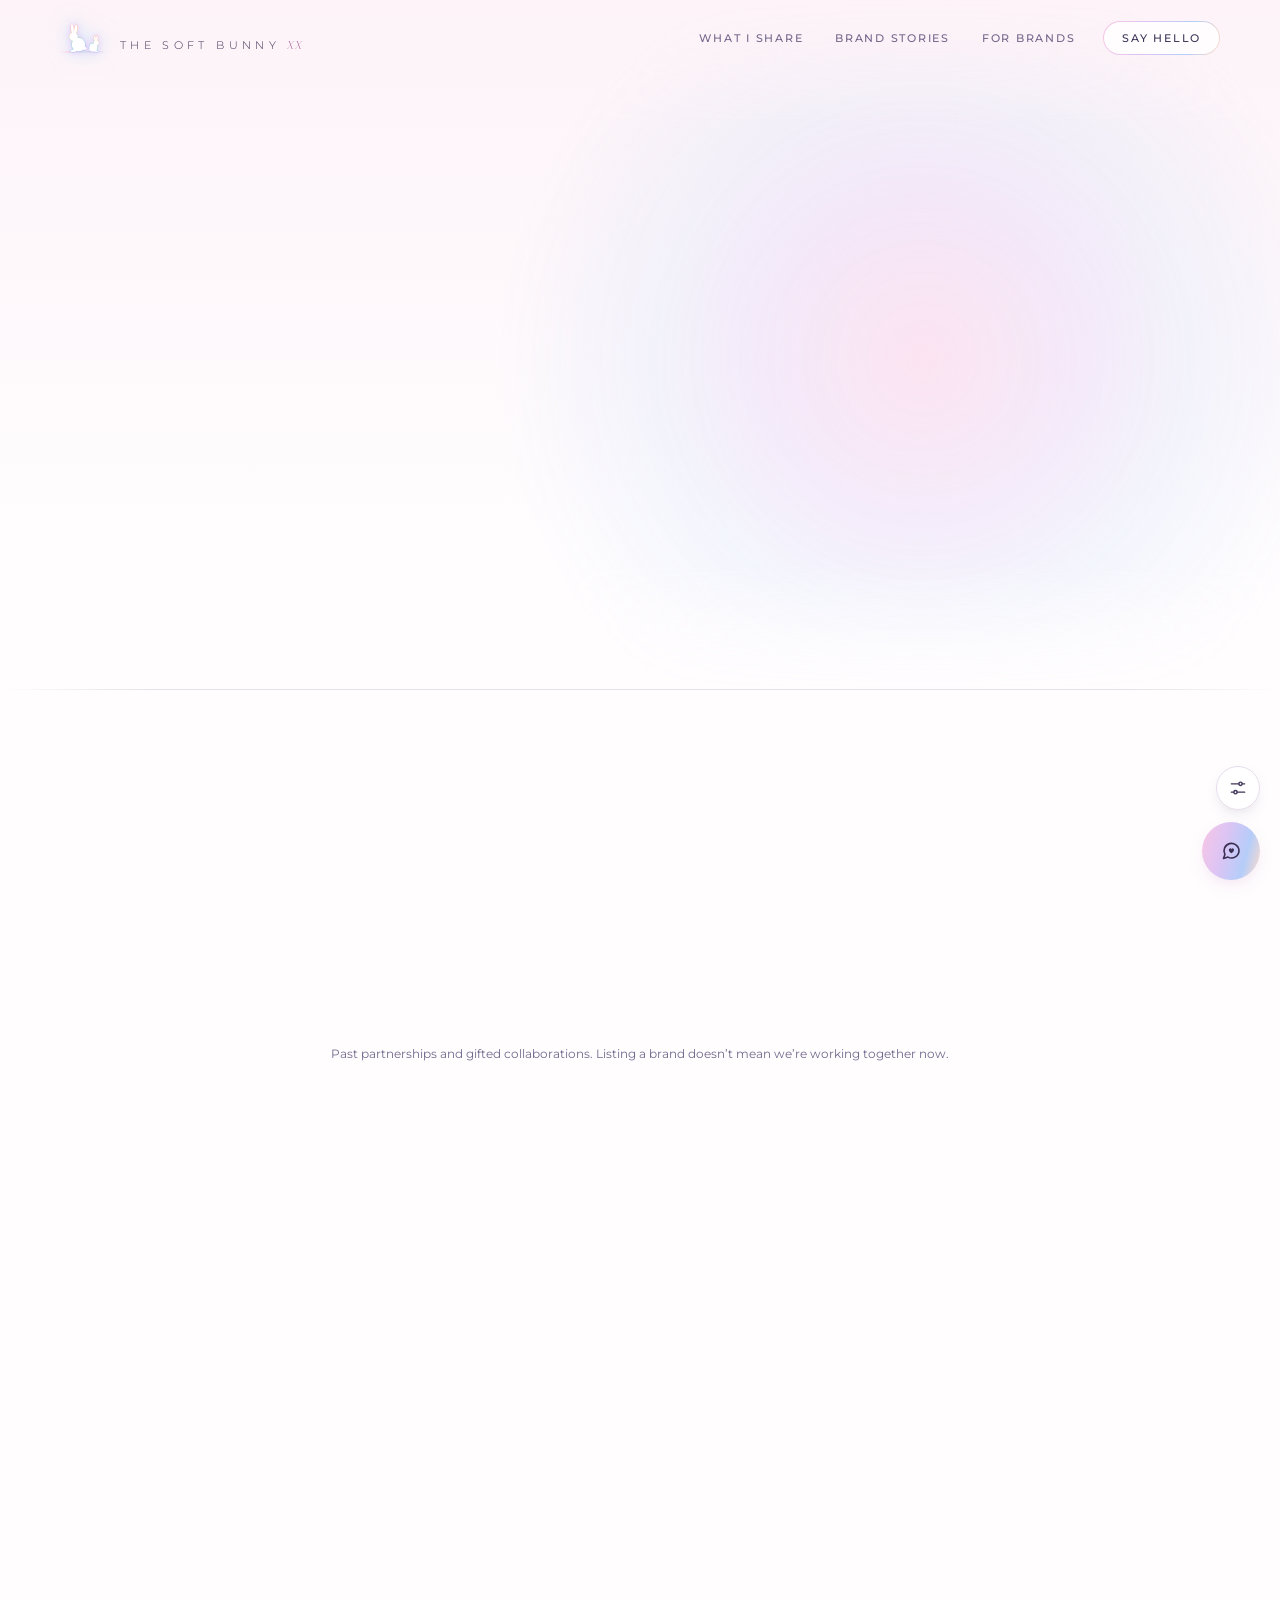
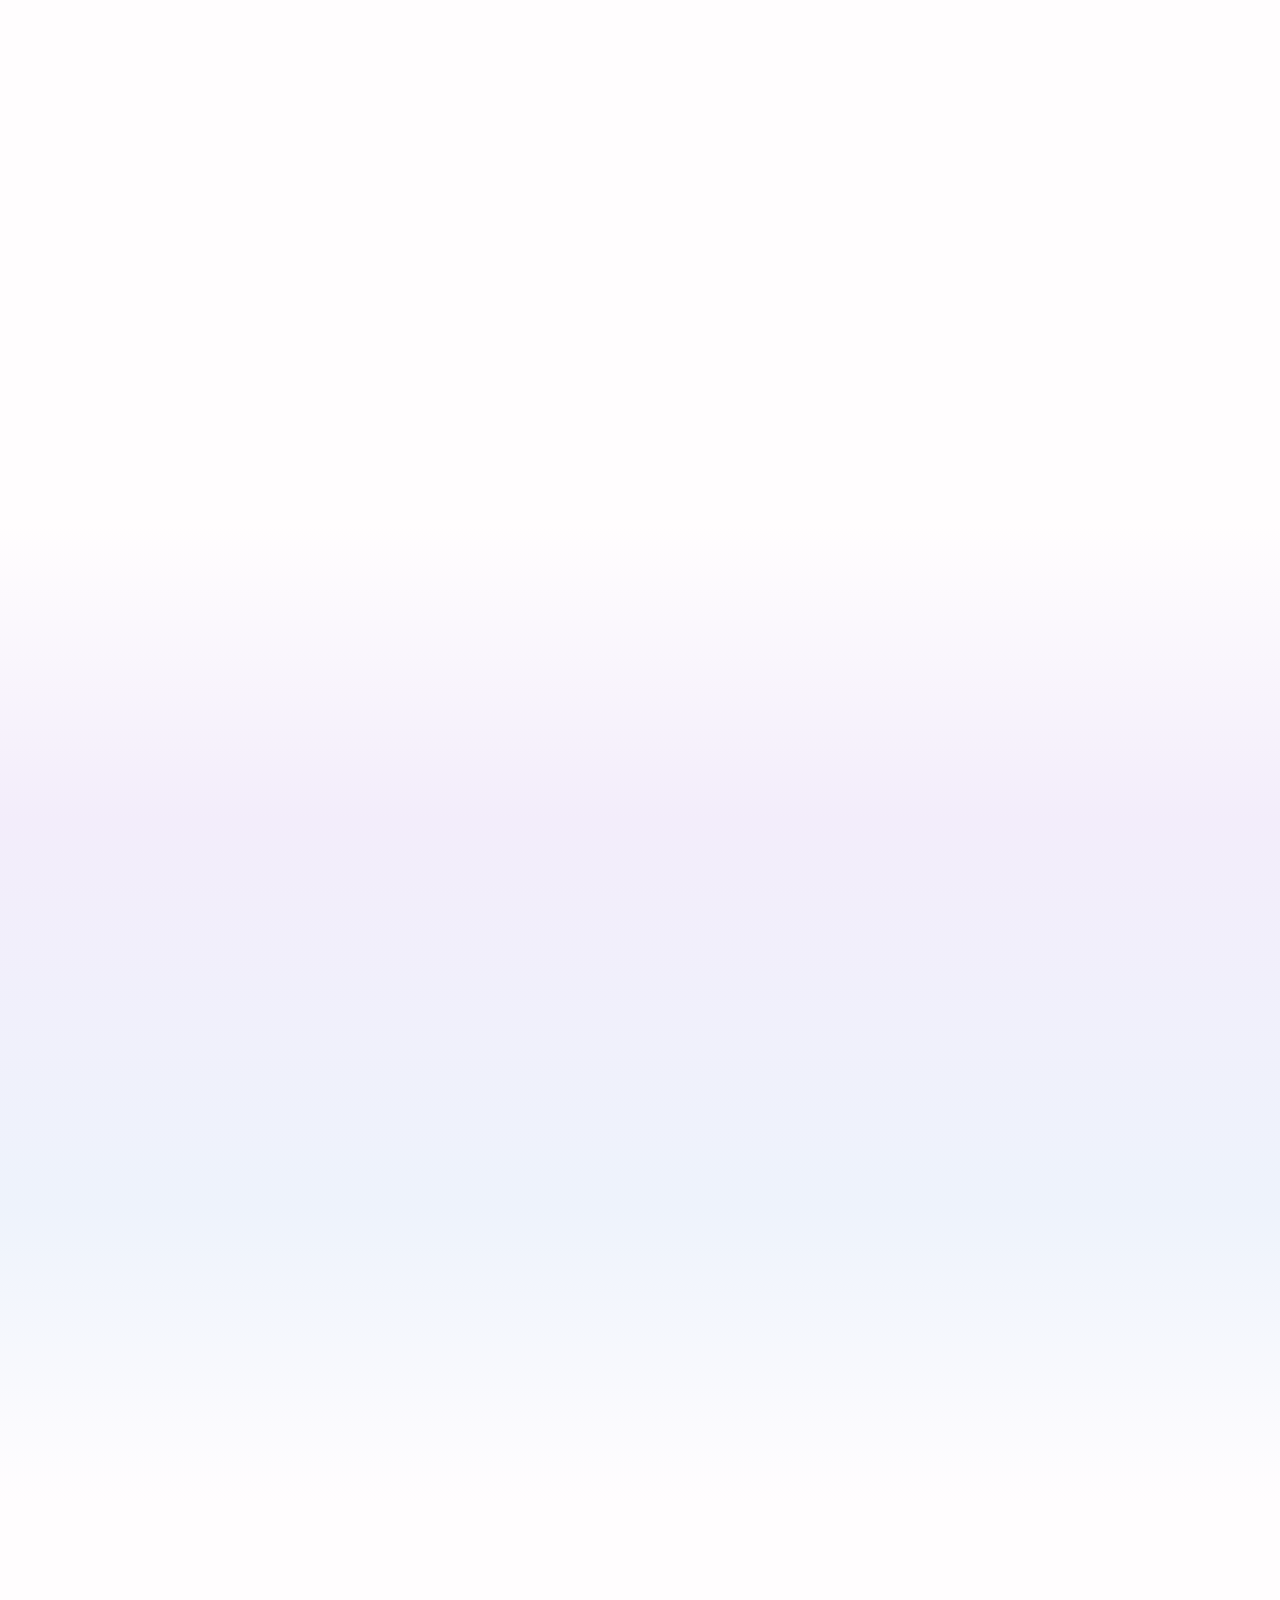
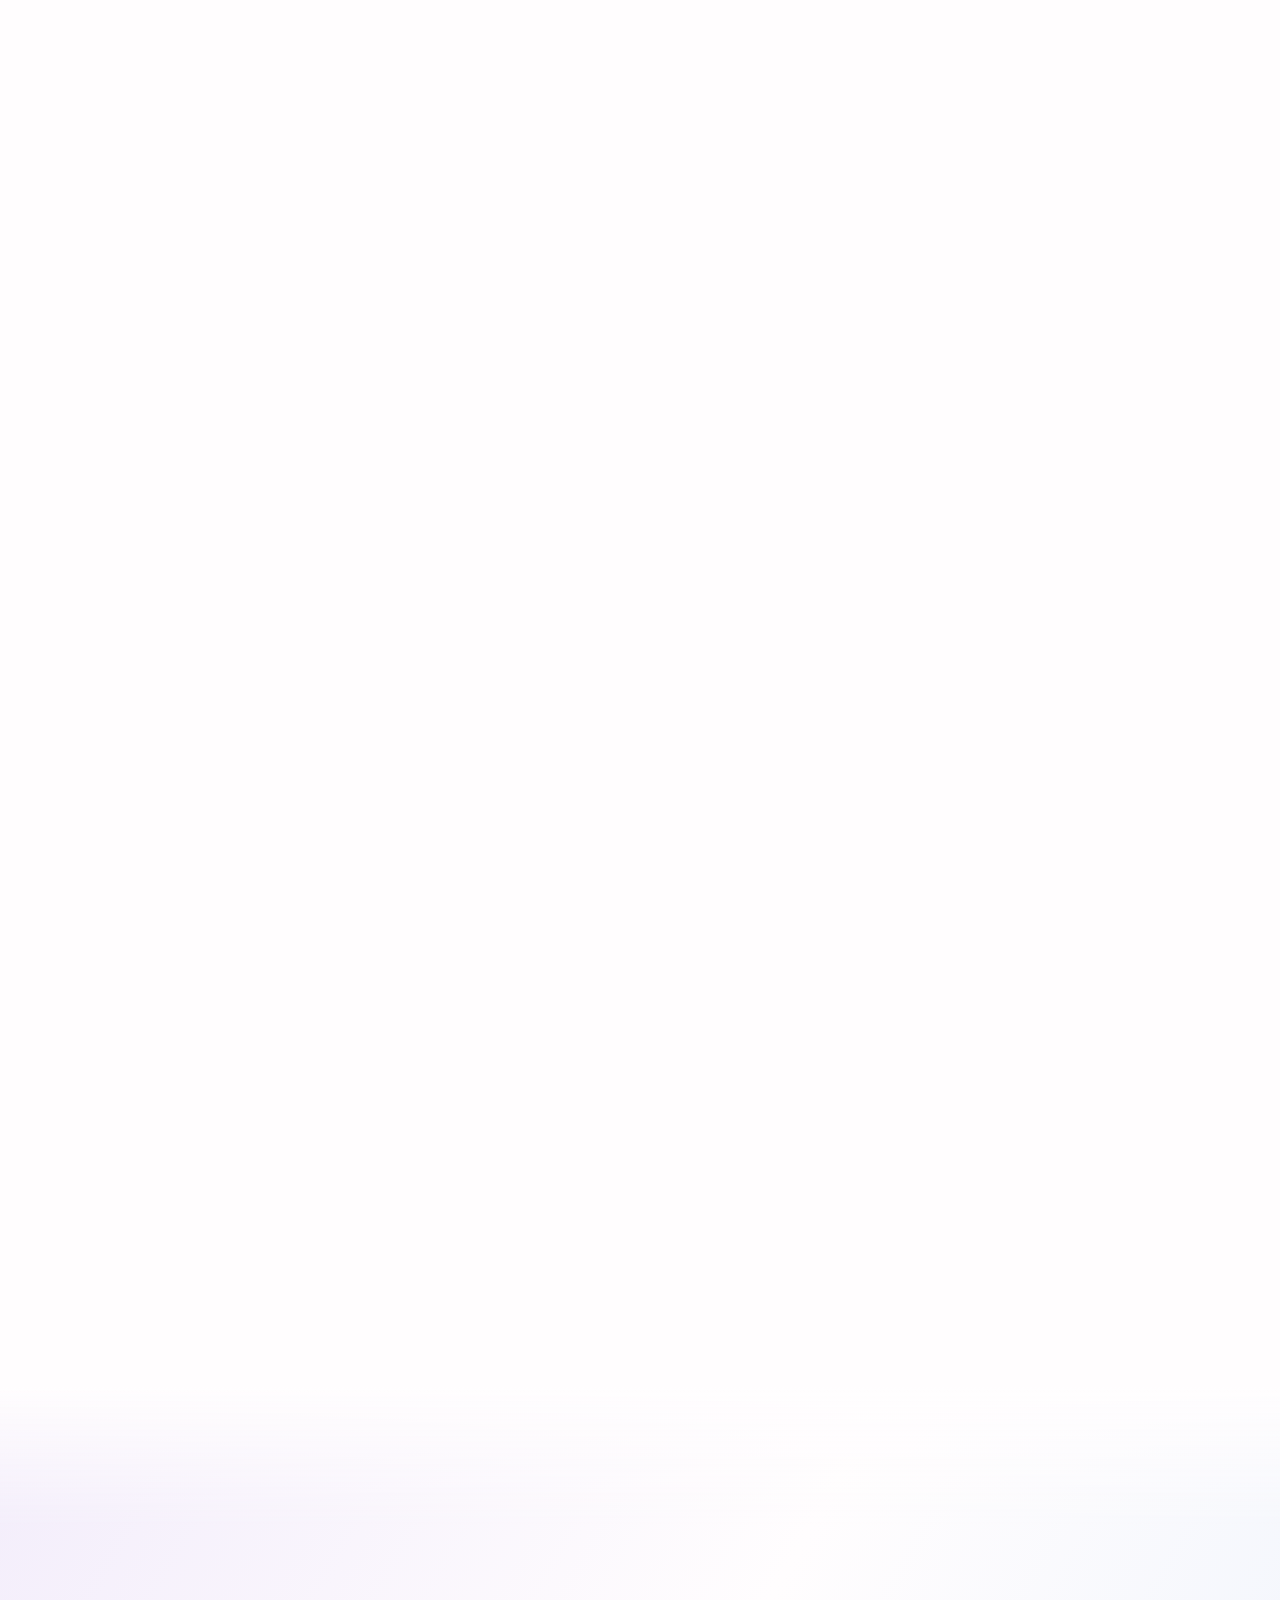
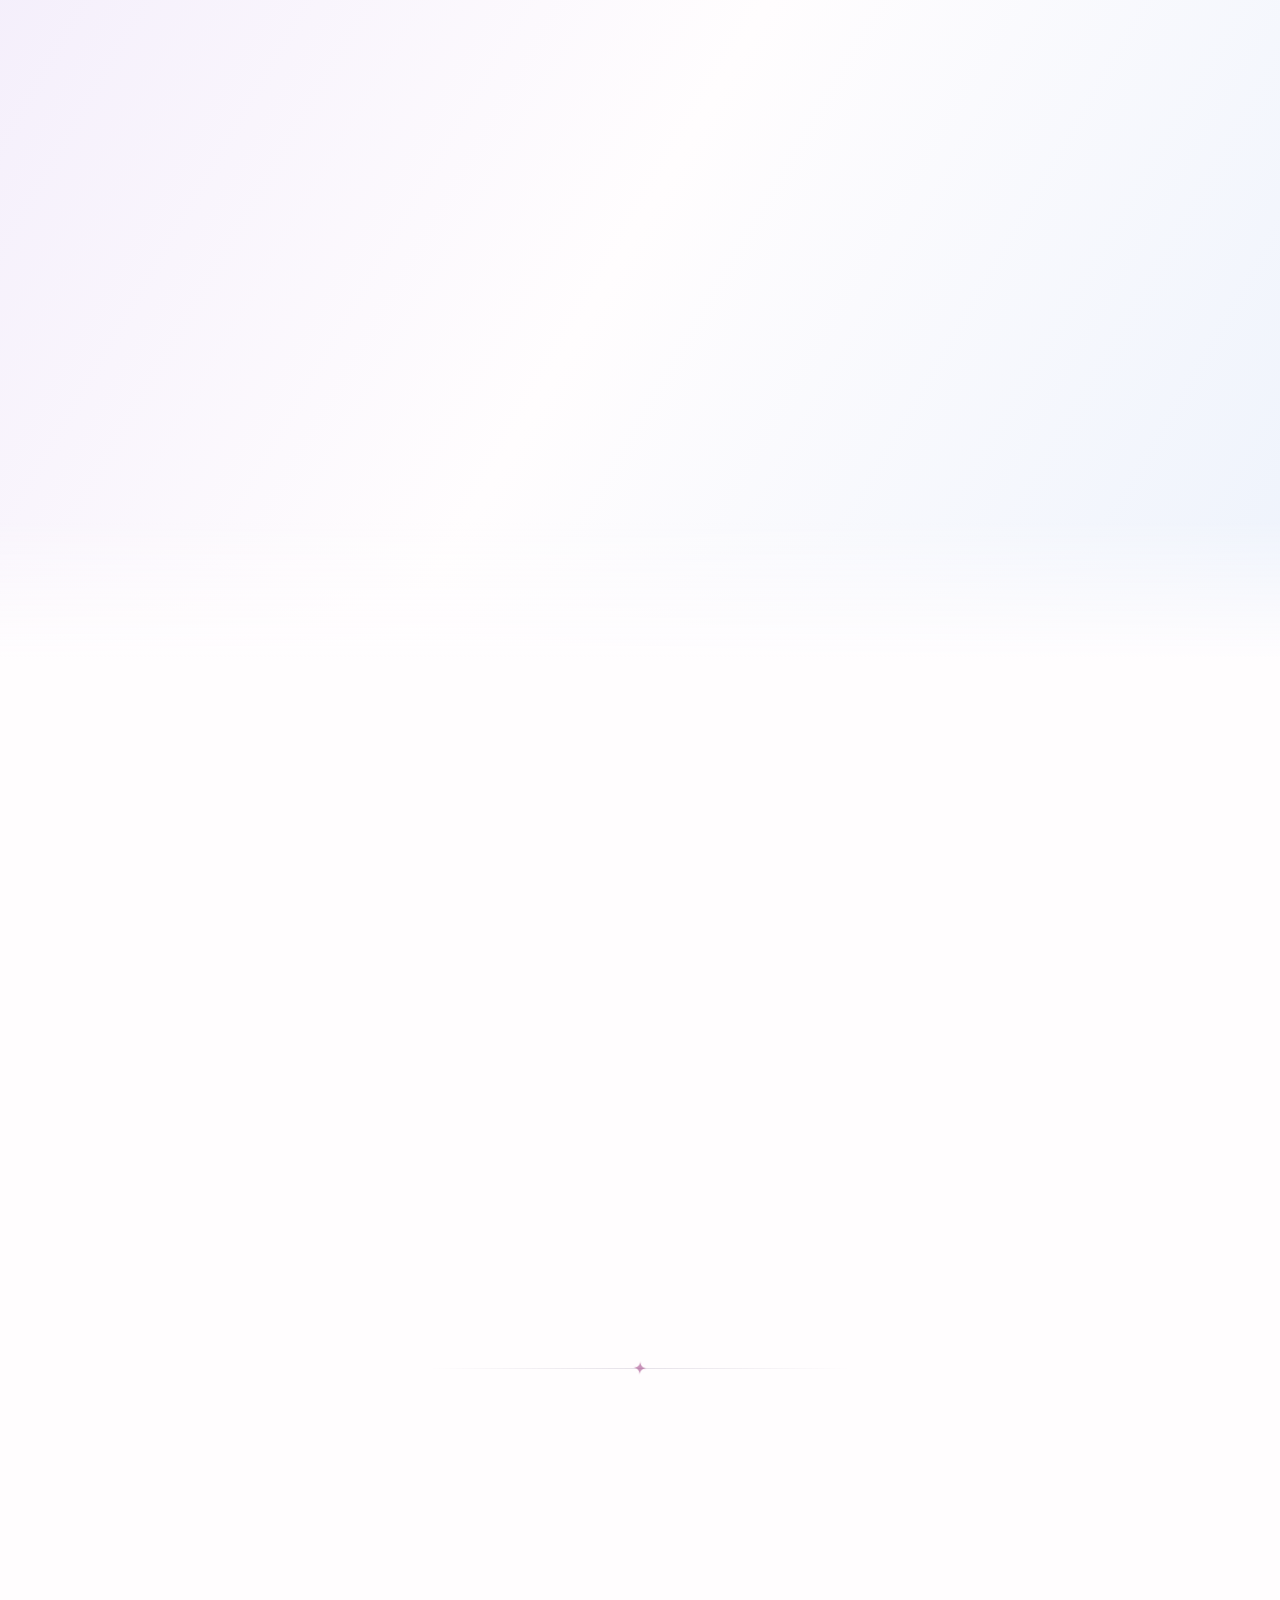
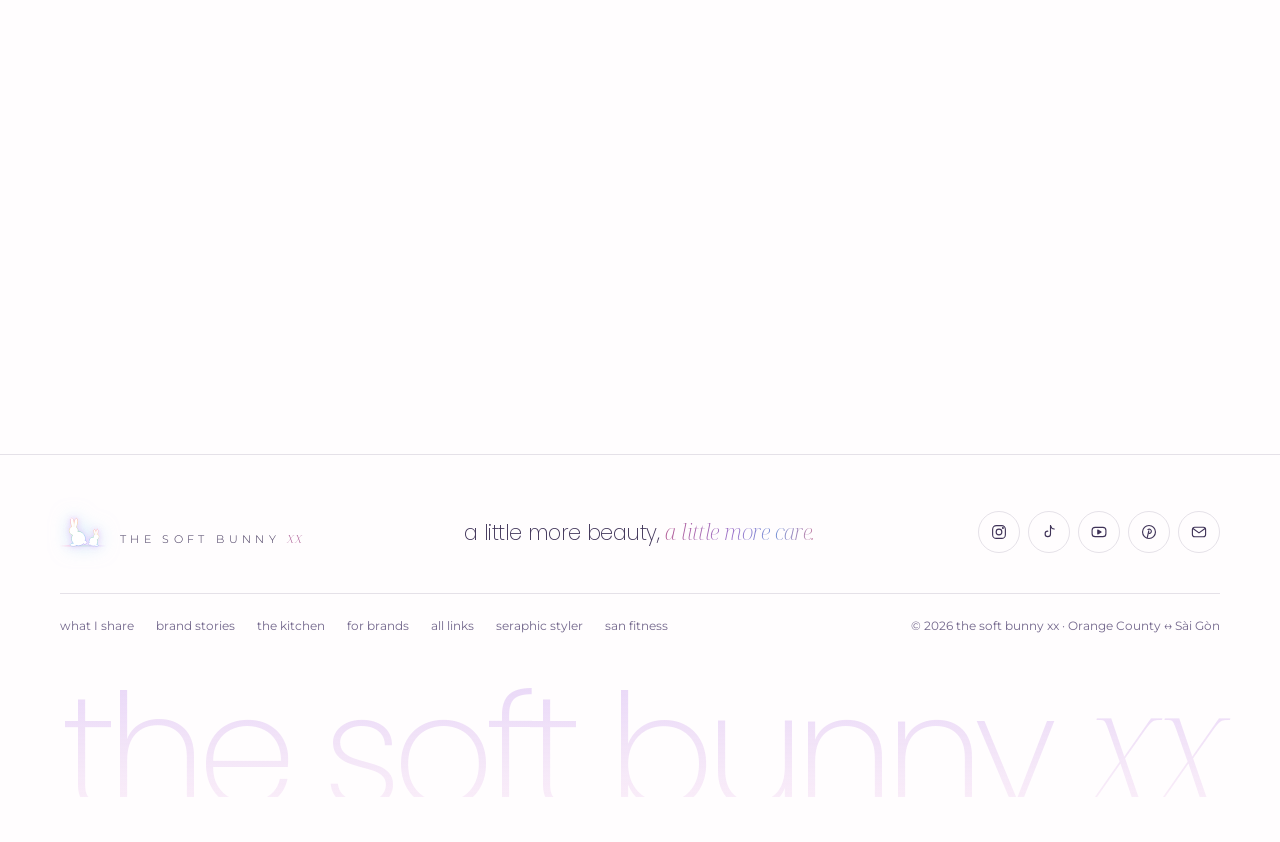
<file: table/index.html>
<!doctype html>
<html lang="en">
<head>
<meta charset="utf-8">
<meta name="viewport" content="width=device-width, initial-scale=1">
<meta name="robots" content="noindex">
<title>the soft bunny xx</title>
<link rel="canonical" href="https://thesoftbunnyxx.com/">
<meta http-equiv="refresh" content="0; url=../">
<link rel="icon" type="image/svg+xml" href="../assets/bunny.svg">
<style>body{margin:0;min-height:100vh;display:grid;place-items:center;background:#fdf6fa;color:#4a3c66;font:16px/1.6 system-ui,sans-serif;text-align:center;padding:16px}@media(prefers-color-scheme:dark){body{background:#1a1622;color:#eae2f4}}a{color:inherit}</style>
</head>
<body>
<p>The soft bunny table is resting for now.<br><a href="../">Continue to thesoftbunnyxx.com</a></p>
</body>
</html>
</file>
<file: assets/home.css>
/* The Soft Bunny homepage, Nov 2026 refresh.
   Quiet luxury: white space, hairlines, thin type, one motif (the arch on the table line).
   Light lives in air (soft pools); anything with an edge stays crisp. Content shows without JavaScript. */

@font-face { font-family:'Poppins'; src:url('fonts/Poppins-ExtraLight.woff') format('woff'); font-weight:200; font-display:swap }
@font-face { font-family:'Poppins'; src:url('fonts/Poppins-Light.woff') format('woff'); font-weight:300; font-display:swap }
@font-face { font-family:'Montserrat'; src:url('fonts/Montserrat.woff') format('woff'); font-weight:100 900; font-display:swap }
@font-face { font-family:'Noto Serif Display'; src:url('fonts/NotoSerifDisplay-Italic.woff2') format('woff2'); font-style:italic; font-weight:100 900; font-display:swap }

:root {
  color-scheme:light;
  --paper:#fffdfe;
  --surface:#ffffff;
  --ink:#3f3358;
  --muted:#73678c;
  --accent:#a24a89;
  --hair:rgba(74,60,102,.14);
  --line:#e6dcec;
  --pink:#fcedf6;
  --lilac:#f3edfb;
  --blush:#fdf3f8;
  --ice:#eef3fc;
  --button-ink:#3a2e52;
  --aurora:linear-gradient(105deg,#f9c6e5 0%,#dcc4f4 38%,#b5cdf9 72%,#ffdcc9 100%);
  --iri:linear-gradient(100deg,#b0538f 0%,#9a6fc9 45%,#6f8fd6 72%,#c9799c 100%);
  --display:'Poppins',system-ui,sans-serif;
  --serif:'Noto Serif Display',Georgia,serif;
  --sans:'Montserrat',system-ui,sans-serif;
  --ease:cubic-bezier(.2,.75,.2,1);
  --wrap:min(1160px,100% - 48px);
  --shadow:0 30px 60px -38px rgba(74,60,102,.38);
}
html.dark {
  color-scheme:dark;
  --paper:#16121d;
  --surface:#211b2a;
  --ink:#efe7f7;
  --muted:#b6aacb;
  --accent:#ebb2da;
  --hair:rgba(239,231,247,.14);
  --line:#43384f;
  --pink:#2a2030;
  --lilac:#262035;
  --blush:#1d1724;
  --ice:#171a26;
  --button-ink:#231c2f;
  --aurora:linear-gradient(105deg,#dcaacf 0%,#bcabdd 38%,#9cb2e2 72%,#e8bda8 100%);
  --iri:linear-gradient(100deg,#f1b9dd 0%,#cdb6f2 45%,#a9c2f5 72%,#f5c9b6 100%);
  --shadow:0 30px 60px -36px rgba(0,0,0,.7);
}
html.mono {
  --paper:#ffffff; --surface:#fff; --ink:#1f1f23; --muted:#55555c; --accent:#1f1f23;
  --hair:rgba(0,0,0,.18); --line:#8a8a90; --pink:#f4f4f5; --lilac:#f0f0f1; --blush:#fff; --ice:#f6f6f7;
  --aurora:linear-gradient(105deg,#dedee2,#f2f2f4); --iri:linear-gradient(90deg,#1f1f23,#1f1f23); --button-ink:#1f1f23;
}
html.ts-lg { font-size:18px } html.ts-xl { font-size:20px }

*,*::before,*::after { box-sizing:border-box }
html { scroll-behavior:smooth; scroll-padding-top:96px; -webkit-text-size-adjust:100%; overflow-x:clip }
html.rm { scroll-behavior:auto }
html.rm *,html.rm *::before,html.rm *::after { animation:none !important; transition:none !important }
body { margin:0; background:var(--paper); color:var(--ink); font:400 1rem/1.75 var(--sans); overflow-x:clip; -webkit-font-smoothing:antialiased }
img { display:block; max-width:100%; height:auto }
a { color:inherit }
h1,h2,h3,p,ul,ol,figure { margin:0; padding:0 }
ul,ol { list-style:none }
em { font-style:normal }
:focus-visible { outline:2px solid var(--accent); outline-offset:3px; border-radius:6px }
.wrap { width:var(--wrap); margin-inline:auto }
.sr-only { position:absolute; width:1px; height:1px; overflow:hidden; clip:rect(0 0 0 0); white-space:nowrap }
.anchor { position:absolute; top:0 }
.skip { position:fixed; top:10px; left:10px; z-index:60; padding:10px 16px; border-radius:999px; background:var(--surface); border:1px solid var(--line); transform:translateY(-160%); transition:transform .25s }
.skip:focus { transform:none }

/* ---------- type ---------- */
h1,h2 { font:200 clamp(2.4rem,4.9vw,4.1rem)/1.04 var(--display); letter-spacing:-.045em; text-transform:lowercase }
h2 { font-size:clamp(2rem,3.8vw,3.2rem); line-height:1.08 }
h1 em,h2 em,.foot-line em {
  white-space:nowrap;
  font:200 italic 1.06em/1 var(--serif); letter-spacing:-.025em; text-transform:none;
  background:var(--iri); -webkit-background-clip:text; background-clip:text; color:transparent; padding-right:.06em }
h3 { font:300 1.5rem/1.2 var(--display); letter-spacing:-.03em; text-transform:lowercase }
.kicker { font:500 .66rem/1.4 var(--sans); letter-spacing:.24em; text-transform:uppercase; color:var(--accent); margin-bottom:22px }
.fine { font-size:.74rem; line-height:1.6; color:var(--muted) }
.fine a { color:var(--ink); text-underline-offset:3px; text-decoration-color:var(--line) }

/* quiet text link with a hairline that fills with light on hover */
.quiet { position:relative; display:inline-flex; align-items:center; gap:10px; padding:6px 0; font:500 .74rem/1 var(--sans); letter-spacing:.14em; text-transform:uppercase; text-decoration:none; color:var(--ink) }
.quiet::after { content:''; position:absolute; left:0; right:0; bottom:0; height:1px; background:var(--line) }
.quiet::before { content:''; position:absolute; left:0; bottom:0; width:0; height:1px; background:var(--aurora); z-index:1; transition:width .6s var(--ease) }
.quiet:hover::before { width:100% }

.btn { display:inline-flex; align-items:center; gap:14px; padding:15px 26px 15px 28px; border-radius:999px; text-decoration:none; font:500 .74rem/1 var(--sans); letter-spacing:.14em; text-transform:uppercase;
  color:var(--paper); background:var(--ink); transition:transform .4s var(--ease),box-shadow .4s var(--ease) }
.btn span { transition:transform .4s var(--ease) }
.btn:hover { transform:translateY(-2px); box-shadow:0 14px 28px -16px rgba(74,60,102,.7),0 0 0 4px color-mix(in srgb,#dcc4f4 45%,transparent) }
.btn:hover span { transform:translateX(3px) }
html.dark .btn { color:var(--button-ink); background:var(--aurora) }

.needle { fill:currentColor }

/* ---------- header ---------- */
.top { position:sticky; top:0; z-index:35; transition:background .5s var(--ease),box-shadow .5s var(--ease),backdrop-filter .5s }
html.scrolled .top { background:color-mix(in srgb,var(--paper) 82%,transparent); backdrop-filter:blur(16px) saturate(1.2); -webkit-backdrop-filter:blur(16px) saturate(1.2); box-shadow:0 1px 0 var(--hair) }
.top-in { display:flex; align-items:center; justify-content:space-between; min-height:76px; gap:20px }
.wordmark { display:inline-flex; align-items:flex-end; gap:14px; text-decoration:none; color:var(--ink); font:300 .68rem/1 var(--sans); letter-spacing:.4em; text-transform:uppercase }
.wordmark span { padding-bottom:3px; white-space:nowrap }
.wordmark i { font:200 italic 1.4em/1 var(--serif); color:var(--accent); letter-spacing:.04em; text-transform:none }
.mark { width:46px; height:32px; flex:none; overflow:visible; filter:drop-shadow(0 0 3px rgba(228,193,249,.9)) drop-shadow(0 0 9px rgba(169,222,249,.55)) }
html.dark .mark { filter:drop-shadow(0 0 3px rgba(255,255,255,.8)) drop-shadow(0 0 10px rgba(196,182,255,.8)) }
html.mono .mark { filter:drop-shadow(0 0 .6px #1f1f23) }
.top nav { display:flex; align-items:center; gap:4px }
.nav-link { position:relative; padding:10px 14px; font:500 .68rem/1 var(--sans); letter-spacing:.16em; text-transform:uppercase; text-decoration:none; color:var(--muted); transition:color .3s }
.nav-link::after { content:''; position:absolute; left:50%; right:50%; bottom:4px; height:1px; background:var(--aurora); transition:left .45s var(--ease),right .45s var(--ease) }
.nav-link:hover { color:var(--ink) } .nav-link:hover::after { left:14px; right:14px }
.nav-cta { margin-left:10px; padding:11px 18px; border-radius:999px; font:500 .68rem/1 var(--sans); letter-spacing:.16em; text-transform:uppercase; text-decoration:none; color:var(--ink);
  border:1px solid transparent; background:linear-gradient(var(--paper),var(--paper)) padding-box,var(--aurora) border-box; transition:box-shadow .4s var(--ease) }
.nav-cta:hover { box-shadow:0 0 0 4px color-mix(in srgb,#dcc4f4 35%,transparent) }

/* ---------- hero: the arch on the table line ---------- */
.hero { position:relative; padding:clamp(28px,5vw,64px) 0 0; isolation:isolate }
.hero::before { content:''; position:absolute; inset:-76px 0 0; z-index:-2; background:linear-gradient(180deg,var(--blush) 0%,var(--paper) 78%) }
.hero-grid { display:grid; grid-template-columns:minmax(0,1.15fr) minmax(0,.85fr); align-items:end; gap:clamp(32px,6vw,90px) }
.hero-copy { padding-bottom:clamp(40px,6vw,84px) }
.hero h1 { margin-bottom:28px }
.lede { max-width:30rem; color:var(--muted); font-size:1rem; margin-bottom:34px }
.cta-row { display:flex; flex-wrap:wrap; align-items:center; gap:18px 30px; margin-bottom:40px }
.hero-proof { display:flex; align-items:center; gap:14px; font-size:.8rem; color:var(--muted) }
.hero-proof strong { font:200 italic 1.25rem/1 var(--serif); color:var(--ink); letter-spacing:-.01em }
.hero-proof .dot { margin:0 6px; color:var(--line) }
.hero-proof p span:not(.dot) { white-space:nowrap }
.logo-stack { display:flex; flex:none }
.logo-stack img { width:30px; height:30px; padding:2px; border-radius:50%; object-fit:contain; background:#fff; box-shadow:0 0 0 2px var(--paper),0 0 0 3px var(--hair) }
.logo-stack img + img { margin-left:-8px }

.hero-art { position:relative; justify-self:center; width:min(440px,100%); margin-bottom:-1px }
.arch { position:relative; overflow:hidden; aspect-ratio:4/5; border-radius:50% 50% 0 0 / 40% 40% 0 0; background:var(--lilac); box-shadow:var(--shadow) }
.arch img { width:100%; height:100%; object-fit:cover; transition:transform 1.6s var(--ease) }
.hero-art:hover .arch img { transform:scale(1.025) }
.arch-line { position:absolute; inset:-16px -16px 0; border:1px solid color-mix(in srgb,var(--accent) 30%,transparent); border-bottom:0; border-radius:50% 50% 0 0 / 38% 38% 0 0; pointer-events:none }
.hero-art .needle { position:absolute; color:var(--accent) }
.hero-art .n1 { width:18px; height:18px; left:50%; top:-25px; translate:-50% 0; animation:twinkle 5s ease-in-out infinite }
.hero-art .n2 { width:9px; height:9px; right:-34px; top:22%; color:#8fa6e0; animation:twinkle 6s 1.2s ease-in-out infinite }
.plate { position:absolute; left:-17%; bottom:9%; width:42%; aspect-ratio:1; border-radius:50%; overflow:hidden; border:6px solid var(--paper); box-shadow:0 0 0 1px var(--hair),var(--shadow) }
.plate img { width:100%; height:100%; object-fit:cover }
.art-note { position:absolute; right:-6px; bottom:calc(100% + 22px); font:200 italic 1.05rem/1 var(--serif); color:var(--muted); white-space:nowrap }
@keyframes twinkle { 0%,100% { opacity:.55; transform:scale(.82) rotate(0deg) } 50% { opacity:1; transform:scale(1) rotate(45deg) } }

/* light in the air behind the arch (a separate soft pool, never a blurred edge) */
.hero-light { position:absolute; inset:-76px 0 0; z-index:-1; overflow:hidden; pointer-events:none;
  -webkit-mask-image:linear-gradient(180deg,transparent 0,#000 18%,#000 82%,transparent 100%); mask-image:linear-gradient(180deg,transparent 0,#000 18%,#000 82%,transparent 100%) }
.hero-light i { position:absolute; left:var(--mx,72%); top:var(--my,52%); width:min(900px,120vw); aspect-ratio:1; translate:-50% -50%; border-radius:50%;
  background:radial-gradient(closest-side,rgba(249,198,229,.55),rgba(220,196,244,.38) 38%,rgba(181,205,249,.2) 62%,transparent 100%);
  animation:pool 7s ease-in-out infinite }
html.dark .hero-light i { background:radial-gradient(closest-side,rgba(220,170,207,.2),rgba(188,171,221,.13) 40%,rgba(156,178,226,.06) 65%,transparent 100%) }
html.mono .hero-light { display:none }
@keyframes pool { 0%,100% { opacity:.75; transform:scale(.94) } 50% { opacity:1; transform:scale(1.04) } }

.table-line { position:relative; height:1px; background:linear-gradient(90deg,transparent,var(--hair) 12%,var(--hair) 88%,transparent) }

/* ---------- proof: numbers + brand strip ---------- */
.proof { padding:clamp(56px,7vw,92px) 0 clamp(16px,2vw,24px) }
.stats { display:grid; grid-template-columns:repeat(4,1fr) }
.stats li { display:flex; flex-direction:column; align-items:center; gap:10px; text-align:center; padding:6px 12px }
.stats li + li { border-left:1px solid var(--hair) }
.stats strong { font:200 italic clamp(2.4rem,4.4vw,3.6rem)/1 var(--serif); letter-spacing:-.03em; font-variant-numeric:lining-nums tabular-nums;
  background:var(--iri); -webkit-background-clip:text; background-clip:text; color:transparent; padding:0 .08em }
.stats span { font:500 .62rem/1.5 var(--sans); letter-spacing:.2em; text-transform:uppercase; color:var(--muted) }
.strip-title { margin:clamp(56px,6vw,80px) 0 22px; text-align:center; font:200 italic 1.2rem/1 var(--serif); color:var(--muted) }
.strip { display:flex; overflow:hidden; -webkit-mask-image:linear-gradient(90deg,transparent,#000 12%,#000 88%,transparent); mask-image:linear-gradient(90deg,transparent,#000 12%,#000 88%,transparent) }
.strip-track { display:flex; flex:none; gap:44px; padding-right:44px; animation:drift 70s linear infinite }
.strip:hover .strip-track { animation-play-state:paused }
.strip-track li { display:flex; align-items:center; gap:11px; white-space:nowrap; font:300 .95rem/1 var(--display); letter-spacing:-.01em; color:var(--ink) }
.strip-track img { width:32px; height:32px; padding:2px; border-radius:50%; object-fit:contain; background:#fff; box-shadow:0 0 0 1px var(--hair); filter:saturate(.75); transition:filter .4s }
.strip-track li:hover img { filter:none }
html.mono .strip-track img { filter:grayscale(1) }
.proof > .fine { margin-top:22px; text-align:center }
@keyframes drift { to { transform:translateX(-100%) } }

/* ---------- sections ---------- */
.section { position:relative; padding:clamp(72px,9vw,128px) 0 }
.head { display:grid; grid-template-columns:minmax(0,1.2fr) minmax(0,.8fr); align-items:end; gap:12px 60px; margin-bottom:clamp(40px,5vw,64px) }
.head .kicker { grid-column:1/-1; margin-bottom:6px }
.head p:last-child { color:var(--muted); font-size:.92rem; max-width:24rem; justify-self:end }

/* pillars: three arches */
.pillars { display:grid; grid-template-columns:repeat(3,1fr); gap:clamp(24px,4vw,56px) }
.arch.sm { box-shadow:none; margin-bottom:26px }
.pillar .num { font:200 italic 1.05rem/1 var(--serif); color:var(--accent); margin-bottom:10px }
.pillar h3 { margin-bottom:12px }
.pillar p { color:var(--muted); font-size:.9rem }
.pillar .tags { margin-top:16px; padding-top:14px; border-top:1px solid var(--hair); font:500 .6rem/1.6 var(--sans); letter-spacing:.18em; text-transform:uppercase }
.pillar:hover .arch img { transform:scale(1.035) }

/* brand stories: the real collaborations, as Instagram stories */
.stories-band { position:relative; padding:clamp(72px,9vw,120px) 0; background:linear-gradient(180deg,var(--paper) 0%,var(--lilac) 30%,var(--ice) 70%,var(--paper) 100%) }
.stories { display:flex; gap:clamp(16px,2vw,26px); overflow-x:auto; scroll-snap-type:x mandatory; scrollbar-width:none; padding:10px max(24px,(100vw - 1160px) / 2) 30px; scroll-padding-inline:max(24px,(100vw - 1160px) / 2); outline-offset:-4px }
.stories::-webkit-scrollbar { display:none }
.story { flex:0 0 clamp(200px,20vw,236px); scroll-snap-align:start }
.story-frame { position:relative; overflow:hidden; aspect-ratio:9/16; border-radius:22px; background:var(--surface); box-shadow:0 0 0 1px var(--hair),0 26px 44px -30px rgba(74,60,102,.55); transition:transform .6s var(--ease),box-shadow .6s var(--ease) }
.story-frame img { width:100%; height:100%; object-fit:cover }
.story:hover .story-frame { transform:translateY(-6px); box-shadow:0 0 0 1px color-mix(in srgb,var(--accent) 35%,transparent),0 34px 50px -30px rgba(74,60,102,.6) }
.story-bars { position:absolute; z-index:1; top:10px; left:12px; right:12px; display:flex; gap:4px }
.story-bars i { flex:1; height:2px; border-radius:2px; background:rgba(255,255,255,.55) }
.story-bars i:first-child { background:#fff }
.story figcaption { padding:16px 4px 0 }
.story strong { display:block; font:300 1.02rem/1.3 var(--display); letter-spacing:-.01em }
.story figcaption span { display:block; margin-top:4px; font:200 italic .95rem/1.3 var(--serif); color:var(--muted) }
.stories-nav { display:flex; align-items:center; justify-content:space-between; gap:20px; margin-top:6px }
.stories-nav span { display:flex; gap:10px; flex:none }
.round { width:44px; height:44px; border-radius:50%; border:1px solid var(--line); background:color-mix(in srgb,var(--surface) 70%,transparent); color:var(--ink); font:300 1rem/1 var(--sans); cursor:pointer; transition:border-color .3s,transform .3s var(--ease) }
.round:hover { border-color:var(--accent); transform:translateY(-2px) }

/* the kitchen: editorial masonry */
.shots { columns:3; column-gap:clamp(18px,2.4vw,32px) }
.shot { break-inside:avoid; margin-bottom:clamp(26px,3vw,40px) }
.shot img { width:100%; border-radius:18px; transition:transform 1.4s var(--ease) }
.shot:hover img { transform:scale(1.015) }
.shot figcaption { margin-top:12px; font:200 italic 1.02rem/1.3 var(--serif); color:var(--muted) }
.archive { margin-top:16px; border-top:1px solid var(--hair); border-bottom:1px solid var(--hair) }
.archive summary { display:flex; justify-content:space-between; align-items:center; padding:22px 2px; cursor:pointer; list-style:none; font:500 .7rem/1 var(--sans); letter-spacing:.18em; text-transform:uppercase }
.archive summary::-webkit-details-marker { display:none }
.archive summary span { font:200 1.4rem/1 var(--display); transition:transform .4s var(--ease) }
.archive[open] summary span { transform:rotate(45deg) }
.archive-grid { display:grid; grid-template-columns:repeat(auto-fill,minmax(150px,1fr)); gap:12px; padding-bottom:26px }
.archive-grid img { width:100%; aspect-ratio:1; object-fit:cover; border-radius:12px }

/* for brands */
.brands-band { position:relative; padding:clamp(72px,9vw,128px) 0; background:linear-gradient(180deg,var(--paper) 0%,transparent 16%,transparent 84%,var(--paper) 100%),linear-gradient(120deg,var(--lilac) 0%,var(--paper) 50%,var(--ice) 100%) }
.offer { display:grid; grid-template-columns:1fr 1fr; gap:clamp(36px,6vw,96px) }
.offer h3 { padding-bottom:20px; margin-bottom:6px; border-bottom:1px solid var(--hair) }
.formats { counter-reset:f }
.formats li { counter-increment:f; display:grid; grid-template-columns:44px 1fr; padding:20px 0; border-bottom:1px solid var(--hair) }
.formats li::before { content:counter(f,lower-roman) '.'; grid-row:span 2; font:200 italic 1rem/1.5 var(--serif); color:var(--accent) }
.formats strong { font:300 1.08rem/1.4 var(--display); letter-spacing:-.01em; text-transform:lowercase }
.formats span { color:var(--muted); font-size:.88rem }
.checks li { display:grid; grid-template-columns:30px 1fr; align-items:baseline; padding:16px 0; border-bottom:1px solid var(--hair); font-size:.92rem }
.checks svg { width:11px; height:11px; fill:var(--accent); translate:0 1px }
.checks .no { color:var(--muted) }
.checks .no span[aria-hidden] { font:200 1.1rem/1 var(--display) }
.standard .btn { margin-top:34px }
.standard .fine { margin-top:14px }

/* about + contact: centred and quiet */
.about { text-align:center; max-width:46rem }
.about h2 { margin-bottom:30px }
.about p:not(.kicker) { color:var(--muted); margin:0 auto 18px; max-width:38rem }
.about .quiet { margin-top:14px }
/* reading highlight (reading-highlight.css/.js): faded ahead, one line lit in the
   site's iridescent --iri, full ink once read. On html so light/dark both follow. */
html { --rh-ink:var(--ink); --rh-bg:var(--paper); --rh-active:var(--accent); --rh-active-gradient:var(--iri) }
.about p[data-rh] { color:var(--ink) }
html.rm [data-rh] { --rh-off:1 }
.contact { text-align:center; padding-top:clamp(56px,7vw,96px) }
.contact-line { position:relative; height:1px; width:min(420px,70%); margin:0 auto clamp(56px,7vw,88px); background:linear-gradient(90deg,transparent,var(--hair),transparent) }
.contact-line .needle { position:absolute; left:50%; top:-8px; width:16px; height:16px; translate:-50% 0; color:var(--accent); animation:twinkle 5s ease-in-out infinite }
.contact h2 { margin-bottom:34px }
.email { display:inline-block; font:200 italic clamp(1.5rem,3.4vw,2.5rem)/1.3 var(--serif); text-decoration:none; color:var(--ink); background:linear-gradient(var(--aurora)) 0 100%/0 1px no-repeat,linear-gradient(var(--line),var(--line)) 0 100%/100% 1px no-repeat; padding-bottom:6px; transition:background-size .7s var(--ease); overflow-wrap:anywhere }
.email:hover { background-size:100% 1px,100% 1px }
.hint { max-width:30rem; margin:26px auto 10px; color:var(--muted); font-size:.88rem }

/* footer */
.foot { position:relative; overflow:hidden; border-top:1px solid var(--hair); padding-top:56px }
.foot-top { display:flex; flex-wrap:wrap; align-items:center; justify-content:space-between; gap:24px }
.foot-line { font:200 1.3rem/1.3 var(--display); letter-spacing:-.02em; text-transform:lowercase }
.socials { display:flex; gap:8px }
.socials a { display:grid; place-items:center; width:42px; height:42px; border-radius:50%; border:1px solid var(--hair); color:var(--ink); transition:border-color .3s,color .3s,transform .3s var(--ease) }
.socials a:hover { border-color:var(--accent); color:var(--accent); transform:translateY(-2px) }
.socials svg { width:18px; height:18px; fill:none; stroke:currentColor; stroke-width:1.5; stroke-linecap:round; stroke-linejoin:round }
.foot-bottom { display:flex; flex-wrap:wrap; justify-content:space-between; gap:14px 30px; margin-top:40px; padding-top:22px; border-top:1px solid var(--hair); font-size:.74rem; color:var(--muted) }
.foot-bottom nav { display:flex; flex-wrap:wrap; gap:6px 22px }
.foot-bottom a { text-decoration:none } .foot-bottom a:hover { color:var(--accent) }
.foot-giant { margin:24px 0 -0.22em; text-align:center; white-space:nowrap; font:200 clamp(2.8rem,12.4vw,12rem)/1 var(--display); letter-spacing:-.06em;
  background:linear-gradient(180deg,color-mix(in srgb,#dcc4f4 70%,transparent),color-mix(in srgb,#f9c6e5 18%,transparent)); -webkit-background-clip:text; background-clip:text; color:transparent; user-select:none }
.foot-giant i { font:200 italic 1.04em/1 var(--serif) }
html.dark .foot-giant { opacity:.45 }
html.mono .foot-giant { background:none; color:#ececee }

/* ---------- reveals (only when motion is welcome; preferences.js adds reveal-ready) ---------- */
html.reveal-ready [data-r] { opacity:0; transform:translateY(16px); transition:opacity 1.1s var(--ease),transform 1.1s var(--ease); transition-delay:var(--d,0ms) }
html.reveal-ready [data-r].in { opacity:1; transform:none }
html.reveal-ready .hero-art[data-r] { transform:translateY(24px) scale(.985) }
html.reveal-ready .hero-art[data-r].in { transform:none }

/* ---------- responsive ---------- */
@media(max-width:1280px) { .hero-art .n2 { right:-14px } }
@media(max-width:1100px) {
  .shots { columns:2 }
  .nav-link[href="#stories"] { display:none }
}
@media(max-width:900px) {
  :root { --wrap:calc(100% - 40px) }
  .top-in { min-height:64px }
  .wordmark { letter-spacing:.3em; gap:10px; font-size:.62rem }
  .mark { width:40px; height:28px }
  .nav-link { display:none }
  .hero-grid { grid-template-columns:1fr; gap:56px }
  .hero-copy { padding-bottom:0 }
  .hero-art { width:min(340px,76%); margin-top:20px }
  .plate { left:-12%; width:40% }
  .art-note { right:auto; left:50%; translate:-50% 0; bottom:calc(100% + 34px); font-size:.95rem }
  .hero-art .n2 { right:-22px }
  .stats { grid-template-columns:1fr 1fr; row-gap:34px }
  .stats li:nth-child(3) { border-left:0 }
  .head { grid-template-columns:1fr }
  .head p:last-child { justify-self:start }
  .pillars { grid-template-columns:1fr; gap:40px }
  .pillar { display:grid; grid-template-columns:min(38%,200px) 1fr; column-gap:22px; align-items:start }
  .pillar .arch.sm { grid-row:1/span 4; margin:0 }
  .pillar .num { margin-top:8px }
  .offer { grid-template-columns:1fr }
  .foot-top { flex-direction:column; align-items:flex-start }
}
@media(max-width:560px) {
  .shots { columns:2; column-gap:14px }
  .shot { margin-bottom:22px }
  .shot img { border-radius:14px }
  .shot figcaption { font-size:.9rem; margin-top:8px }
  .pillar p:not(.num):not(.tags) { font-size:.86rem }
  .cta-row { gap:16px 24px }
  .hero-proof { align-items:flex-start }
  .hero-proof p { line-height:1.6 }
  .story { flex-basis:62vw }
  .stories-nav { flex-direction:column; align-items:flex-start }
  .archive-grid { grid-template-columns:repeat(2,1fr) }
}
@media(prefers-reduced-motion:reduce) {
  html { scroll-behavior:auto }
  .strip { overflow-x:auto; -webkit-mask-image:none; mask-image:none }
  .strip-track { animation:none } .strip-copy { display:none }
  .hero-light i,.needle { animation:none !important }
}
html.rm .strip { overflow-x:auto } html.rm .strip-copy { display:none }
@media print {
  .top { position:static } .hero-light,.strip-copy,.stories-nav span,.sb-dock,.sb-drawer-wrap,.foot-giant { display:none !important }
  .stories { flex-wrap:wrap; overflow:visible }
}

/* ---------- floating corner: settings drawer + message button (markup injected by site.js) ---------- */
.sb-dock { position:fixed; right:20px; bottom:20px; z-index:40; display:flex; flex-direction:column; align-items:flex-end; gap:12px }
.sb-fab { position:relative; display:grid; place-items:center; border-radius:50%; cursor:pointer; padding:0; transition:transform .3s var(--ease),box-shadow .3s var(--ease) }
.sb-fab-settings { width:44px; height:44px; color:var(--ink); background:color-mix(in srgb,var(--surface) 78%,transparent); border:1px solid var(--line); backdrop-filter:blur(14px); -webkit-backdrop-filter:blur(14px); box-shadow:0 6px 18px -10px rgba(74,60,102,.4) }
.sb-fab-settings:hover { transform:translateY(-2px) rotate(-12deg); color:var(--accent) }
.sb-fab-message { width:58px; height:58px; border:0; color:var(--button-ink); background:var(--aurora); animation:breathe 3.8s ease-in-out infinite }
.sb-fab-message svg { width:24px; height:24px }
.sb-fab-message:hover { transform:translateY(-3px) scale(1.04) }
.sb-fab:focus-visible { outline:2px solid var(--accent); outline-offset:3px }
.sb-fab-tip { position:absolute; right:calc(100% + 12px); top:50%; translate:0 -50%; white-space:nowrap; font-size:.7rem; letter-spacing:.04em; padding:6px 12px; border-radius:999px; background:var(--surface); border:1px solid var(--line); color:var(--ink); opacity:0; transform:translateX(6px); transition:opacity .25s,transform .25s; pointer-events:none }
.sb-fab-message:hover .sb-fab-tip,.sb-fab-message:focus-visible .sb-fab-tip { opacity:1; transform:none }
.sb-fab-message[aria-expanded=true] .sb-fab-tip { opacity:0 }
.sb-pop { position:absolute; right:0; bottom:calc(100% + 12px); width:min(300px,calc(100vw - 40px)); padding:20px; border-radius:22px; background:color-mix(in srgb,var(--surface) 90%,transparent); border:1px solid var(--line); backdrop-filter:blur(18px); -webkit-backdrop-filter:blur(18px); box-shadow:0 24px 50px -24px rgba(74,60,102,.5),0 0 30px -10px rgba(220,196,244,.8); transform-origin:100% 100%; opacity:0; transform:translateY(8px) scale(.94); transition:opacity .25s var(--ease),transform .3s var(--ease) }
.sb-pop.open { opacity:1; transform:none }
.sb-pop-title { font:200 1.45rem/1.2 var(--display); letter-spacing:-.03em }
.sb-pop-sub { font-size:.74rem; color:var(--muted); margin:4px 0 14px }
.sb-pop-link { display:flex; align-items:center; gap:12px; padding:11px 12px; margin-top:8px; border-radius:16px; text-decoration:none; color:var(--ink); background:linear-gradient(var(--surface),var(--surface)) padding-box,linear-gradient(var(--line),var(--line)) border-box; border:1px solid transparent; transition:transform .25s var(--ease),box-shadow .25s,background .25s }
.sb-pop-link:hover { transform:translateY(-2px); color:var(--ink); background:linear-gradient(var(--surface),var(--surface)) padding-box,var(--aurora) border-box; box-shadow:0 10px 22px -12px rgba(170,77,143,.5) }
.sb-pop-link strong { display:block; font-weight:600; font-size:.8rem }
.sb-pop-link small { display:block; font-size:.68rem; color:var(--muted); overflow-wrap:anywhere }
.sb-pop-ico { display:grid; place-items:center; flex:none; width:38px; height:38px; border-radius:50%; background:var(--aurora); color:var(--button-ink) }
.sb-copy { margin-top:12px; background:none; border:0; padding:4px 0; font-size:.7rem; color:var(--muted); text-decoration:underline; text-underline-offset:3px; cursor:pointer }
.sb-copy:hover { color:var(--accent) }
.sb-copy-status { font-size:.7rem; color:var(--accent); min-height:1em }

.sb-drawer-wrap { position:fixed; inset:0; z-index:50 }
.sb-backdrop { position:absolute; inset:0; background:rgba(40,28,56,.16); backdrop-filter:blur(3px); -webkit-backdrop-filter:blur(3px); opacity:0; transition:opacity .35s var(--ease) }
.sb-drawer { position:absolute; top:12px; right:12px; bottom:12px; width:min(340px,calc(100vw - 24px)); display:flex; flex-direction:column; gap:26px; padding:24px; overflow:auto; border-radius:26px; background:color-mix(in srgb,var(--surface) 90%,transparent); border:1px solid var(--line); backdrop-filter:blur(20px); -webkit-backdrop-filter:blur(20px); box-shadow:0 30px 70px -30px rgba(74,60,102,.55); transform:translateX(calc(100% + 30px)); transition:transform .42s var(--ease); outline:0 }
.sb-drawer-wrap.open .sb-drawer { transform:none }
.sb-drawer-wrap.open .sb-backdrop { opacity:1 }
.sb-drawer-head { display:flex; align-items:center; justify-content:space-between }
.sb-drawer-head p { font:200 1.6rem/1 var(--display); letter-spacing:-.03em; text-transform:lowercase }
.sb-drawer-head p span[aria-hidden] { color:var(--accent); font-size:.8em }
.sb-close { display:grid; place-items:center; width:36px; height:36px; border-radius:50%; border:1px solid var(--line); background:transparent; color:var(--ink); cursor:pointer; padding:0; transition:transform .3s var(--ease),color .2s }
.sb-close:hover { transform:rotate(90deg); color:var(--accent) }
.sb-field { border:0; padding:0; margin:0; min-width:0 }
.sb-field legend { padding:0; margin-bottom:10px; font-size:.62rem; font-weight:600; letter-spacing:.16em; text-transform:uppercase; color:var(--muted) }
.sb-seg { display:grid; grid-auto-flow:column; grid-auto-columns:1fr; gap:2px; padding:4px; border-radius:999px; background:color-mix(in srgb,var(--lilac) 80%,transparent); border:1px solid var(--line) }
.sb-seg label { position:relative; margin:0; text-align:center; font-size:.72rem; color:var(--muted); cursor:pointer }
.sb-seg input { position:absolute; inset:0; width:100%; height:100%; min-height:0; margin:0; opacity:0; cursor:pointer }
.sb-seg span { display:flex; align-items:center; justify-content:center; min-height:36px; padding:0 4px; border-radius:999px; transition:background .25s,box-shadow .25s,color .25s }
.sb-seg input:checked + span { background:var(--surface); color:var(--accent); font-weight:600; box-shadow:0 3px 12px -4px rgba(170,77,143,.45),inset 0 0 0 1px #dcc4f4 }
.sb-seg input:focus-visible + span { outline:2px solid var(--accent); outline-offset:1px }
.sb-seg .a-md span,.sb-seg .a-lg span,.sb-seg .a-xl span { font-family:var(--display); font-weight:300 }
.sb-seg .a-md span { font-size:.8rem } .sb-seg .a-lg span { font-size:1rem } .sb-seg .a-xl span { font-size:1.22rem }
.sb-switch { position:relative; display:flex; align-items:center; justify-content:space-between; gap:16px; margin:0; font-size:.8rem; cursor:pointer }
.sb-switch input { position:absolute; right:0; top:50%; translate:0 -50%; width:46px; height:28px; min-height:0; margin:0; opacity:0; cursor:pointer }
.sb-switch i { position:relative; flex:none; width:46px; height:28px; border-radius:999px; background:var(--line); transition:background .3s }
.sb-switch i::after { content:''; position:absolute; top:4px; left:4px; width:20px; height:20px; border-radius:50%; background:#fff; box-shadow:0 2px 6px rgba(74,60,102,.25); transition:transform .3s var(--ease) }
.sb-switch input:checked + i { background:var(--aurora) }
.sb-switch input:checked + i::after { transform:translateX(18px) }
.sb-switch input:focus-visible + i { outline:2px solid var(--accent); outline-offset:2px }
.sb-drawer-foot { margin-top:auto; font-size:.66rem; color:var(--muted) }
body.sb-locked { overflow:hidden }
@media(max-width:900px) {
  .sb-dock { right:14px; bottom:14px; gap:10px }
  .sb-fab-settings { width:40px; height:40px }
  .sb-fab-message { width:52px; height:52px }
  .sb-fab-tip { display:none }
}
.sb-drawer { bottom:auto; max-height:calc(100dvh - 24px); gap:22px }
.sb-drawer-foot { margin-top:0 }
.sb-hole { padding-top:20px; border-top:1px solid var(--line) }
.sb-hole-title { font-size:.62rem; font-weight:600; letter-spacing:.16em; text-transform:uppercase; color:var(--muted); margin-bottom:10px }
.sb-hole-card { position:relative; padding:16px 16px 14px; border-radius:18px; background:linear-gradient(color-mix(in srgb,var(--lilac) 70%,var(--surface)),color-mix(in srgb,var(--lilac) 70%,var(--surface))) padding-box,var(--aurora) border-box; border:1px solid transparent; min-height:132px; display:flex; flex-direction:column; gap:8px }
.sb-hole-kind { align-self:flex-start; font-size:.58rem; font-weight:600; letter-spacing:.14em; text-transform:uppercase; color:var(--accent); padding:3px 9px; border-radius:999px; background:var(--surface) }
.sb-hole-text { font:300 .92rem/1.6 var(--display); color:var(--ink) }
.sb-hole-link { margin-top:auto; font-size:.7rem; color:var(--accent); text-decoration:underline; text-underline-offset:3px }
.sb-hole-next { margin-top:10px; display:inline-flex; align-items:center; gap:8px; padding:8px 14px; border-radius:999px; border:1px solid var(--line); background:var(--surface); color:var(--ink); font-size:.72rem; cursor:pointer; transition:border-color .25s,color .25s,box-shadow .25s }
.sb-hole-next:hover { color:var(--accent); border-color:#dcc4f4; box-shadow:0 6px 16px -10px rgba(170,77,143,.5) }
.sb-hole-next span { display:inline-block; transition:transform .5s var(--ease) }
.sb-hole-next:hover span { transform:rotate(180deg) }
.sb-hole-card.hop { animation:hole-hop .5s var(--ease) }
@keyframes hole-hop { 0% { opacity:0; transform:translateY(8px) } 60% { opacity:1; transform:translateY(-2px) } 100% { transform:none } }
@media(prefers-reduced-motion:reduce) { .sb-hole-card.hop { animation:none } }
@keyframes breathe { 0%,100% { box-shadow:0 6px 18px -8px rgba(199,125,186,.35) } 50% { box-shadow:0 8px 30px -4px rgba(181,205,249,.75),0 0 22px rgba(249,198,229,.55) } }
@media(prefers-reduced-motion:reduce) { .sb-fab-message { animation:none } }
.sb-pop-title,.sb-drawer-head p { text-transform:lowercase }

/* Ko-fi: "buy the bunny a coffee". A real projectile: the bunny crouches, leaps (steady across, rising and
   falling under gravity), lands on the cup rim and settles; a hairline trail draws behind it and fades.
   Pure CSS, 7s loop; hover quickens the steam. Reduced motion: the bunny rests at the start, no trail. */
.kofi { --kb:#9d93e2; position:relative; display:grid; grid-template-columns:240px 1fr auto; align-items:center; gap:22px; max-width:640px; margin:48px auto 0; padding:18px 24px 18px 12px; border:1px solid var(--hair); border-radius:22px; background:linear-gradient(180deg,var(--surface),var(--blush)); color:var(--ink); text-decoration:none; text-align:start; overflow:hidden; transition:border-color .5s var(--ease),box-shadow .6s var(--ease),transform .6s var(--ease) }
html.dark .kofi { --kb:#c9bdf6 }
.kofi::before { content:''; position:absolute; inset:auto 0 0 0; height:1px; background:var(--aurora); transform:scaleX(0); transform-origin:left; transition:transform .9s var(--ease) }
.kofi:hover,.kofi:focus-visible { border-color:transparent; box-shadow:var(--shadow); transform:translateY(-2px) }
.kofi:hover::before,.kofi:focus-visible::before { transform:scaleX(1) }
.kofi-art { position:relative; width:240px; height:90px }
.kofi-art svg.scene { position:absolute; inset:0; width:240px; height:90px; overflow:visible }
.kofi-art .hz { stroke:var(--hair); stroke-width:1 }
.kofi-art .trail { fill:none; stroke:url(#kofi-rb); stroke-width:1; stroke-linecap:round; stroke-dasharray:1 1; stroke-dashoffset:1; opacity:0; animation:kofi-trail 7s infinite }
.kofi-art .cup { fill:none; stroke:var(--muted); stroke-width:1.1; stroke-linecap:round; stroke-linejoin:round }
.kofi-art .steam { fill:none; stroke:var(--accent); stroke-width:1; stroke-linecap:round; opacity:0; animation:kofi-steam 4.2s ease-in-out infinite }
.kofi-art .steam + .steam { animation-delay:2.1s }
.kofi:hover .steam,.kofi:focus-visible .steam { animation-duration:2.6s }
.kofi-art .glint { fill:var(--accent); opacity:0; transform-box:fill-box; transform-origin:center; animation:kofi-glint 7s infinite }
.kofi-bun { position:absolute; left:0; top:52px; width:22px; height:24px; color:var(--kb); transform:translateX(19px); animation:kofi-x 7s infinite }
.kofi-y { display:block; width:100%; height:100%; animation:kofi-y 7s infinite }
.kofi-y svg { display:block; width:100%; height:100%; fill:currentColor; transform-origin:50% 100%; animation:kofi-squash 7s infinite }
.kofi-text small.kicker { display:block; font:400 .64rem/1 var(--sans); letter-spacing:.32em; text-transform:uppercase; color:var(--muted); margin-bottom:8px }
.kofi-text strong { display:block; font:200 1.45rem/1.2 var(--display); letter-spacing:-.03em; text-transform:lowercase }
.kofi-text strong em { font-family:var(--serif); font-style:italic; font-weight:300; background:var(--iri); -webkit-background-clip:text; background-clip:text; color:transparent }
.kofi-text small.sub { display:block; margin-top:5px; font-size:.78rem; line-height:1.5; color:var(--muted) }
.kofi-go { font:500 .66rem/1 var(--sans); letter-spacing:.24em; text-transform:uppercase; color:var(--accent); white-space:nowrap; transition:transform .5s var(--ease) }
.kofi:hover .kofi-go,.kofi:focus-visible .kofi-go { transform:translateX(5px) }
/* across: still, then constant speed (x 30 to 194), then reset while hidden */
@keyframes kofi-x {
  0%,36% { transform:translateX(19px); opacity:1; animation-timing-function:linear }
  58% { transform:translateX(183px); opacity:1 }
  64% { transform:translateX(183px); opacity:1; animation-timing-function:ease-in }
  71% { transform:translateX(183px); opacity:0 }
  71.1%,78% { transform:translateX(19px); opacity:0; animation-timing-function:ease-out }
  86%,100% { transform:translateX(19px); opacity:1 }
}
/* up and down: decelerate to the apex (46px up), accelerate down to the rim (18px up) */
@keyframes kofi-y {
  0%,36% { transform:translateY(0); animation-timing-function:cubic-bezier(.33,.67,.67,1) }
  48.4% { transform:translateY(-46px); animation-timing-function:cubic-bezier(.33,0,.67,.33) }
  58%,71% { transform:translateY(-18px) }
  71.1%,100% { transform:translateY(0) }
}
/* crouch, stretch, settle */
@keyframes kofi-squash {
  0%,31% { transform:scale(1,1) }
  35% { transform:scale(1.06,.9); animation-timing-function:cubic-bezier(.2,.8,.3,1) }
  39% { transform:scale(.96,1.05) }
  45%,57% { transform:scale(1,1) }
  59.5% { transform:scale(1.06,.92); animation-timing-function:cubic-bezier(.2,.8,.3,1) }
  64%,100% { transform:scale(1,1) }
}
/* the trail draws at the bunny's arc speed (quick, slow at the apex, quick), then fades */
@keyframes kofi-trail {
  0%,36% { stroke-dashoffset:1; opacity:.85; animation-timing-function:cubic-bezier(.2,.42,.8,.58) }
  58% { stroke-dashoffset:0; opacity:.85; animation-timing-function:ease-in-out }
  76%,100% { stroke-dashoffset:0; opacity:0 }
}
@keyframes kofi-glint { 0%,58.5% { opacity:0; transform:scale(.3) } 61.5% { opacity:1; transform:scale(1) } 70%,100% { opacity:0; transform:scale(.5) } }
@keyframes kofi-steam { 0% { opacity:0; transform:translateY(3px) } 35% { opacity:.6 } 100% { opacity:0; transform:translateY(-10px) } }
@media(max-width:620px) {
  .kofi { grid-template-columns:1fr; justify-items:center; text-align:center; padding:16px 18px 22px; gap:10px }
}
@media(prefers-reduced-motion:reduce) {
  .kofi-bun,.kofi-y,.kofi-y svg,.kofi-art .trail,.kofi-art .glint { animation:none } .kofi-art .steam { opacity:.45; animation:none }
}
html.rm .kofi-bun { transform:translateX(19px); opacity:1 } html.rm .kofi-y { transform:none } html.rm .kofi-art .trail { opacity:0 } html.rm .kofi-art .steam { opacity:.45 }
</file>
<file: assets/reading-highlight.css>
/* Reading highlight: shared by San Fitness, Sanraphically, The Soft Bunny and Seraphic Styler.
   Driven by reading-highlight.js. Mark a passage's paragraphs with data-rh.

   Each site sets, on or above the [data-rh] blocks:
     --rh-ink               read colour (the site's full ink; default: the text's own colour)
     --rh-bg                the surface behind the passage (default transparent:
                            unread is then the ink at 30% opacity, right on any backdrop)
     --rh-active            accent for the line being read
     --rh-active-gradient   optional: a horizontal gradient used instead
     --rh-unread-mix        optional: how much ink unread lines keep (30%)
     --rh-focus             optional: reading line, fraction of viewport (0.5)
     --rh-off: 1            turns it off (site reduce-motion / contrast toggles) */

[data-rh] {
  --rh-unread: color-mix(in oklab, var(--rh-ink, currentColor) var(--rh-unread-mix, 30%), var(--rh-bg, transparent));
  --rh-read: var(--rh-ink, currentColor);
  --rh-fill: var(--rh-active-gradient, linear-gradient(90deg, var(--rh-active), var(--rh-active)));
}

/* Live: the colour lives in gradients clipped to the glyphs, so the glyph
   fill is transparent, descendants too. `color` is left alone, so underlines
   and currentColor keep working. Nothing moves; only colour changes. */
[data-rh].rh-live {
  -webkit-background-clip: text; background-clip: text;
  background-origin: border-box; background-repeat: no-repeat;
  background-size: 100% 100%;
  -webkit-text-fill-color: transparent;
}
[data-rh].rh-live * { -webkit-text-fill-color: transparent; }

/* Selected text shows solid so it can be read while highlighted. */
[data-rh].rh-live::selection, [data-rh].rh-live ::selection { -webkit-text-fill-color: var(--rh-read); }

@media (forced-colors: active) {
  [data-rh], [data-rh] * { -webkit-text-fill-color: CanvasText; color: CanvasText; background: none; }
}
@media print {
  [data-rh], [data-rh] * { -webkit-text-fill-color: #000 !important; color: #000 !important; background: none !important; }
}
</file>
<file: assets/mark.css>
/* the soft bunny xx · the light mark (v4)
   Shared by the logo preview and the brand guidelines. Pair with mark.js, which draws the artwork.
   Rule of the look: every edge is a crisp vector hairline; all softness lives in separate pools of light. */


/* ---------- lockup ---------- */
.sbx { display:inline-flex; flex-direction:column; align-items:center; font-size:var(--s,32px); line-height:1; color:#3f3358; --sub:#73678c; --xx:#a24a89 }
.sbx-mark { display:block; width:8.6em; height:auto; overflow:visible }
.sbx-wm { margin:.42em 0 0; white-space:nowrap; font-weight:400 }
.sbx-tag { margin:1.25em 0 0; font:300 .26em/1 'Montserrat',sans-serif; letter-spacing:.38em; text-transform:uppercase; white-space:nowrap; color:var(--sub); padding-left:.38em }

/* the wordmark: wide, very light capitals with a thin italic xx */
.sbx-wm.b { font:250 .54em/1 'Montserrat',sans-serif; letter-spacing:.46em; text-transform:uppercase; padding-left:.46em; margin-top:1.3em }
.sbx-wm.b i { font:200 italic 1.34em/1 'Noto Serif Display',serif; letter-spacing:.04em; text-transform:none; color:var(--xx) }
/* C · all thin italic serif */
.sbx-wm.c { font:200 italic 1.1em/1 'Noto Serif Display',serif; letter-spacing:-.01em; margin-top:.7em }
.sbx-wm.c i { font:inherit }

/* ---------- artwork ---------- */
.sbx-mark .bo { fill:none; stroke:url(#sbx-rb-day); stroke-width:max(1px,calc(var(--s,32px) * .022)); stroke-linejoin:round }
.sbx-mark .bg { fill:none; stroke:url(#sbx-rb-day); stroke-width:1.8; opacity:.4; filter:url(#sbx-halo) }
.sbx-mark .bf { fill:#fff }
.sbx-mark .hz { stroke:url(#sbx-hz-day); stroke-width:max(.8px,calc(var(--s,32px) * .016)); vector-effect:non-scaling-stroke; stroke-linecap:round }
.sbx-mark .pl { fill:url(#sbx-pool-day) }
.sbx-mark .st { fill:url(#sbx-star-day) }
.sbx-mark .bd { fill:#c9a8f0 }
.sbx-mark .buns { filter:drop-shadow(0 0 .1em rgba(228,193,249,.75)) drop-shadow(0 0 .34em rgba(169,222,249,.5)) }

/* night: bunnies of white light, the rainbow thins to a pale rim */
.sbx.night { color:#fff; --sub:rgba(255,255,255,.82); --xx:#fff }
.sbx.night .bo,.sbx.night .bg { stroke:url(#sbx-rb-night) }
.sbx.night .bg { opacity:.7 }
.sbx.night .hz { stroke:url(#sbx-hz-night) }
.sbx.night .pl { fill:url(#sbx-pool-night) }
.sbx.night .st,.sbx.night .bd { fill:#fff }
.sbx.night .buns { filter:drop-shadow(0 0 .08em #fff) drop-shadow(0 0 .3em rgba(255,255,255,.75)) drop-shadow(0 0 .8em rgba(196,182,255,.9)) }
.sbx.night .sbx-wm { text-shadow:0 0 .5em rgba(255,190,228,.5),0 0 1.4em rgba(140,160,255,.75) }

/* one colour: outline only, for stamps, print, embroidery */
.sbx.ink .bo,.sbx.ink .hz { stroke:currentColor }
.sbx.ink .bf { fill:none } .sbx.ink .pl,.sbx.ink .bg { display:none }
.sbx.ink .st,.sbx.ink .bd { fill:currentColor }
.sbx.ink .buns { filter:none }
.sbx.ink { --xx:currentColor }

/* horizontal */
.sbx.row { flex-direction:row; align-items:center; gap:.5em }
.sbx.row .sbx-mark { width:4.5em }
.sbx.row .sbx-wm { margin:0 }
.sbx.row .sbx-wm.b { margin:0 }

/* ---------- gentle motion (only where .live is set) ---------- */
.sbx.live .hz { transform-origin:75px 60px; animation:sbx-draw 2.4s cubic-bezier(.65,0,.2,1) .2s both }
.sbx.live .buns { animation:sbx-fade 1.6s ease 1.5s both }
.sbx.live .kit { animation:sbx-hop 11s ease-in-out 5s infinite }
.sbx.live .pl { transform-box:fill-box; transform-origin:50% 50%; animation:sbx-fade 2s ease 1.2s both, sbx-breathe 7s ease-in-out 3s infinite }
.sbx.live .st { animation:sbx-glint 5s ease-in-out infinite }
.sbx.live .st:nth-of-type(2) { animation-delay:-1.8s } .sbx.live .st:nth-of-type(3) { animation-delay:-3.4s }
.sbx.live .sbx-wm { animation:sbx-fade 2s ease 2.1s both }
.sbx.live .sbx-tag { animation:sbx-fade 2s ease 2.6s both }
@keyframes sbx-draw { from { transform:scaleX(0); opacity:0 } to { transform:scaleX(1); opacity:1 } }
@keyframes sbx-fade { from { opacity:0 } }
@keyframes sbx-breathe { 0%,100% { opacity:.7; transform:scale(.94) } 50% { opacity:1; transform:scale(1.05) } }
@keyframes sbx-glint { 0%,100% { opacity:.3 } 50% { opacity:1 } }
@keyframes sbx-hop { 0%,91%,100% { translate:0 0 } 93% { translate:0 -3px } 95% { translate:2px 0 } 97% { translate:2px -2px } 99% { translate:0 0 } }

/* ---------- aurora stage ---------- */
/* sky: pure white bunnies on the periwinkle-to-orchid sky */
.sbx-stage.sky { background:
  linear-gradient(118deg,transparent 16%,rgba(190,246,255,.42) 26%,rgba(255,255,255,.22) 31%,rgba(255,200,236,.2) 37%,transparent 48%),
  radial-gradient(80% 70% at 50% 60%,rgba(255,255,255,.2),transparent 60%),
  linear-gradient(165deg,#8fb3f4 0%,#8f9df0 38%,#b19cef 66%,#e3aee6 100%) }
.sbx-stage.sky::after { content:''; position:absolute; inset:0; z-index:-1; opacity:.2; mix-blend-mode:soft-light;
  background:url("data:image/svg+xml,%3Csvg xmlns='http://www.w3.org/2000/svg' width='220' height='220'%3E%3Cfilter id='n'%3E%3CfeTurbulence type='fractalNoise' baseFrequency='.9' numOctaves='2' stitchTiles='stitch'/%3E%3C/filter%3E%3Crect width='220' height='220' filter='url(%23n)'/%3E%3C/svg%3E") }
/* pure: no rim, no stars. Just the two bunnies and their line. */
.sbx.pure .bo,.sbx.pure .bg,.sbx.pure .st,.sbx.pure .bd { display:none }

.sbx-stage { position:relative; overflow:hidden; isolation:isolate; display:grid; place-items:center }
.sbx-stage > .sbx-aurora { position:absolute; inset:0; width:100%; height:100%; z-index:-1 }
.sbx-stage.day { background:linear-gradient(180deg,#fff 0%,#fffafd 55%,#f5f8ff 100%) }
.sbx-stage.night { background:linear-gradient(180deg,#1d1c4a 0%,#34358a 42%,#6f70cf 78%,#b9a4ec 100%) }
.sbx-aurora .twk { animation:sbx-glint 6s ease-in-out infinite }
.sbx-aurora .veil { animation:sbx-veil 14s ease-in-out infinite alternate }
.sbx-aurora .veil.b { animation-duration:19s; animation-direction:alternate-reverse }
@keyframes sbx-veil { from { transform:translateX(-14px) } to { transform:translateX(14px) } }
@media(prefers-reduced-motion:reduce) { .sbx *,.sbx-aurora * { animation:none !important } }
</file>
<file: assets/links.css>
/* /links: the link-in-bio page. Loads after home.css and shares its tokens, arch, strip and story frames. */
.lk { position:relative; width:min(520px,100% - 40px); margin-inline:auto; padding-bottom:40px; isolation:isolate }
body.links { background:var(--paper) }

.lk-bar { display:flex; align-items:center; justify-content:space-between; gap:16px; min-height:72px }
.lk-bar .quiet { font-size:.66rem }
.language-control select { appearance:none; -webkit-appearance:none; max-width:11.5rem; padding:9px 34px 9px 16px; border-radius:999px; border:1px solid var(--line); color:var(--ink); font:500 .72rem/1.2 var(--sans); cursor:pointer;
  background:color-mix(in srgb,var(--surface) 60%,transparent) url("data:image/svg+xml,%3Csvg xmlns='http://www.w3.org/2000/svg' viewBox='0 0 12 12' fill='none' stroke='%2373678c' stroke-width='1.3' stroke-linecap='round' stroke-linejoin='round'%3E%3Cpath d='M2.5 4.5 6 8l3.5-3.5'/%3E%3C/svg%3E") no-repeat right 13px center/11px }
[dir=rtl] .language-control select { padding:9px 16px 9px 34px; background-position:left 13px center }

.lk-intro { text-align:center; padding-top:34px }
.lk-tag { color:var(--ink); font-size:.95rem }
.lk-place { margin-top:2px; font:500 .62rem/1.6 var(--sans); letter-spacing:.22em; text-transform:uppercase; color:var(--muted) }
.lk-proof { display:flex; flex-wrap:wrap; justify-content:center; gap:4px 22px; margin-top:22px; font-size:.78rem; color:var(--muted) }
.lk-proof span { white-space:nowrap }
.lk-proof strong { font:200 italic 1.2rem/1 var(--serif); color:var(--ink); margin-inline-end:3px }

/* the links themselves: large hairline rows */
.lk-rows { margin-top:8px; border-top:1px solid var(--hair) }
.lk-row { position:relative; display:flex; align-items:center; justify-content:space-between; gap:18px; min-height:84px; padding:18px 4px; border-bottom:1px solid var(--hair); text-decoration:none; color:var(--ink) }
.lk-row::after { content:''; position:absolute; inset-inline-start:0; bottom:-1px; width:0; height:1px; background:var(--aurora); transition:width .7s var(--ease) }
.lk-row:hover::after,.lk-row:focus-visible::after { width:100% }
.lk-row strong { display:block; font:200 1.5rem/1.25 var(--display); letter-spacing:-.03em; text-transform:lowercase }
.lk-row small { display:block; margin-top:3px; font-size:.78rem; line-height:1.5; color:var(--muted); overflow-wrap:anywhere }
.lk-arrow { flex:none; font:200 1.25rem/1 var(--display); color:var(--accent); transition:transform .5s var(--ease) }
.lk-row:hover .lk-arrow { transform:translateX(5px) }
[dir=rtl] .lk-arrow { scale:-1 1 }
.lk .socials { justify-content:center; margin-top:34px }

.lk-sec { margin-top:64px; text-align:center }
.lk-sec > h2 { font:200 italic 1.25rem/1.3 var(--serif); letter-spacing:0; text-transform:none; color:var(--muted); margin-bottom:22px }
.lk-sec .strip { margin-inline:-20px }
.lk-sec .fine { margin-top:18px }
.lk-work { display:grid; grid-template-columns:repeat(3,1fr); gap:12px }
.lk-work a { text-decoration:none; color:var(--ink) }
.lk-work .story-frame { border-radius:16px }
.lk-work a:hover .story-frame { transform:translateY(-4px) }
.lk-work span { display:block; margin-top:10px; font:300 .8rem/1.35 var(--display) }
.lk-sec .checks { text-align:start; border-top:1px solid var(--hair) }
.lk-note { margin-top:44px; text-align:center }
.lk-foot { width:min(520px,100% - 40px); margin:0 auto; padding:26px 0 96px; border-top:1px solid var(--hair); text-align:center; font-size:.72rem; color:var(--muted) }
.lk-foot .foot-line { font-size:1.05rem; color:var(--ink); margin-bottom:8px }

/* 404 */
.lost { min-height:62vh; display:grid; place-content:center; justify-items:center; gap:26px; text-align:center; padding:60px 0 }
.lost .needle { width:18px; height:18px; color:var(--accent); animation:twinkle 5s ease-in-out infinite }
.lost p:not(.kicker) { color:var(--muted) }
.lost .kicker { margin:0 }

/* Translated titles: Poppins has no Vietnamese or Cyrillic, so other languages use Montserrat Light throughout instead of mixing fonts mid-word. */
html:not([lang=en]) .lk-row strong { font:300 1.3rem/1.3 var(--sans); letter-spacing:-.02em }
html:not([lang=en]) .lk-row strong[lang=en] { font:200 1.5rem/1.25 var(--display); letter-spacing:-.03em }

/* The living sky behind the top of the page, with the bunny logo in its orb. */
.lk-sky { position:absolute; z-index:-1; top:0; left:50%; width:100vw; height:640px; translate:-50% 0; display:block;
  -webkit-mask-image:linear-gradient(180deg,#000 80%,transparent 100%); mask-image:linear-gradient(180deg,#000 80%,transparent 100%) }
html.mono .lk-sky { display:none }
.lk-intro { padding-top:54px; min-height:548px }
.lk-logo { --s:clamp(24px,7.4vw,31px); display:flex }
html:not(.mono) .lk-bar .quiet,html:not(.mono) .lk-tag,html:not(.mono) .lk-place,html:not(.mono) .lk-proof,html:not(.mono) .lk-proof strong { color:#fff }
html:not(.mono) .lk-bar .quiet::after { background:rgba(255,255,255,.5) }
html:not(.mono) .lk-intro :is(.lk-tag,.lk-place,.lk-proof) { text-shadow:0 1px 14px rgba(70,70,160,.45) }
html:not(.mono) .language-control select { color:#fff; border-color:rgba(255,255,255,.55); background-color:rgba(255,255,255,.14); background-image:url("data:image/svg+xml,%3Csvg xmlns='http://www.w3.org/2000/svg' viewBox='0 0 12 12' fill='none' stroke='%23ffffff' stroke-width='1.3' stroke-linecap='round' stroke-linejoin='round'%3E%3Cpath d='M2.5 4.5 6 8l3.5-3.5'/%3E%3C/svg%3E") }
.language-control select option { color:#3f3358 }
.lk-tag { margin-top:26px }
html.mono .lk-logo { color:#1f1f23 }
html.mono .lk-logo .bf { fill:#1f1f23 } html.mono .lk-logo .hz { stroke:#1f1f23 } html.mono .lk-logo .buns { filter:none } html.mono .lk-logo .pl { display:none } html.mono .lk-logo { --xx:#1f1f23 }
.lk-rows .kofi { margin:18px 0; max-width:none }
</file>
